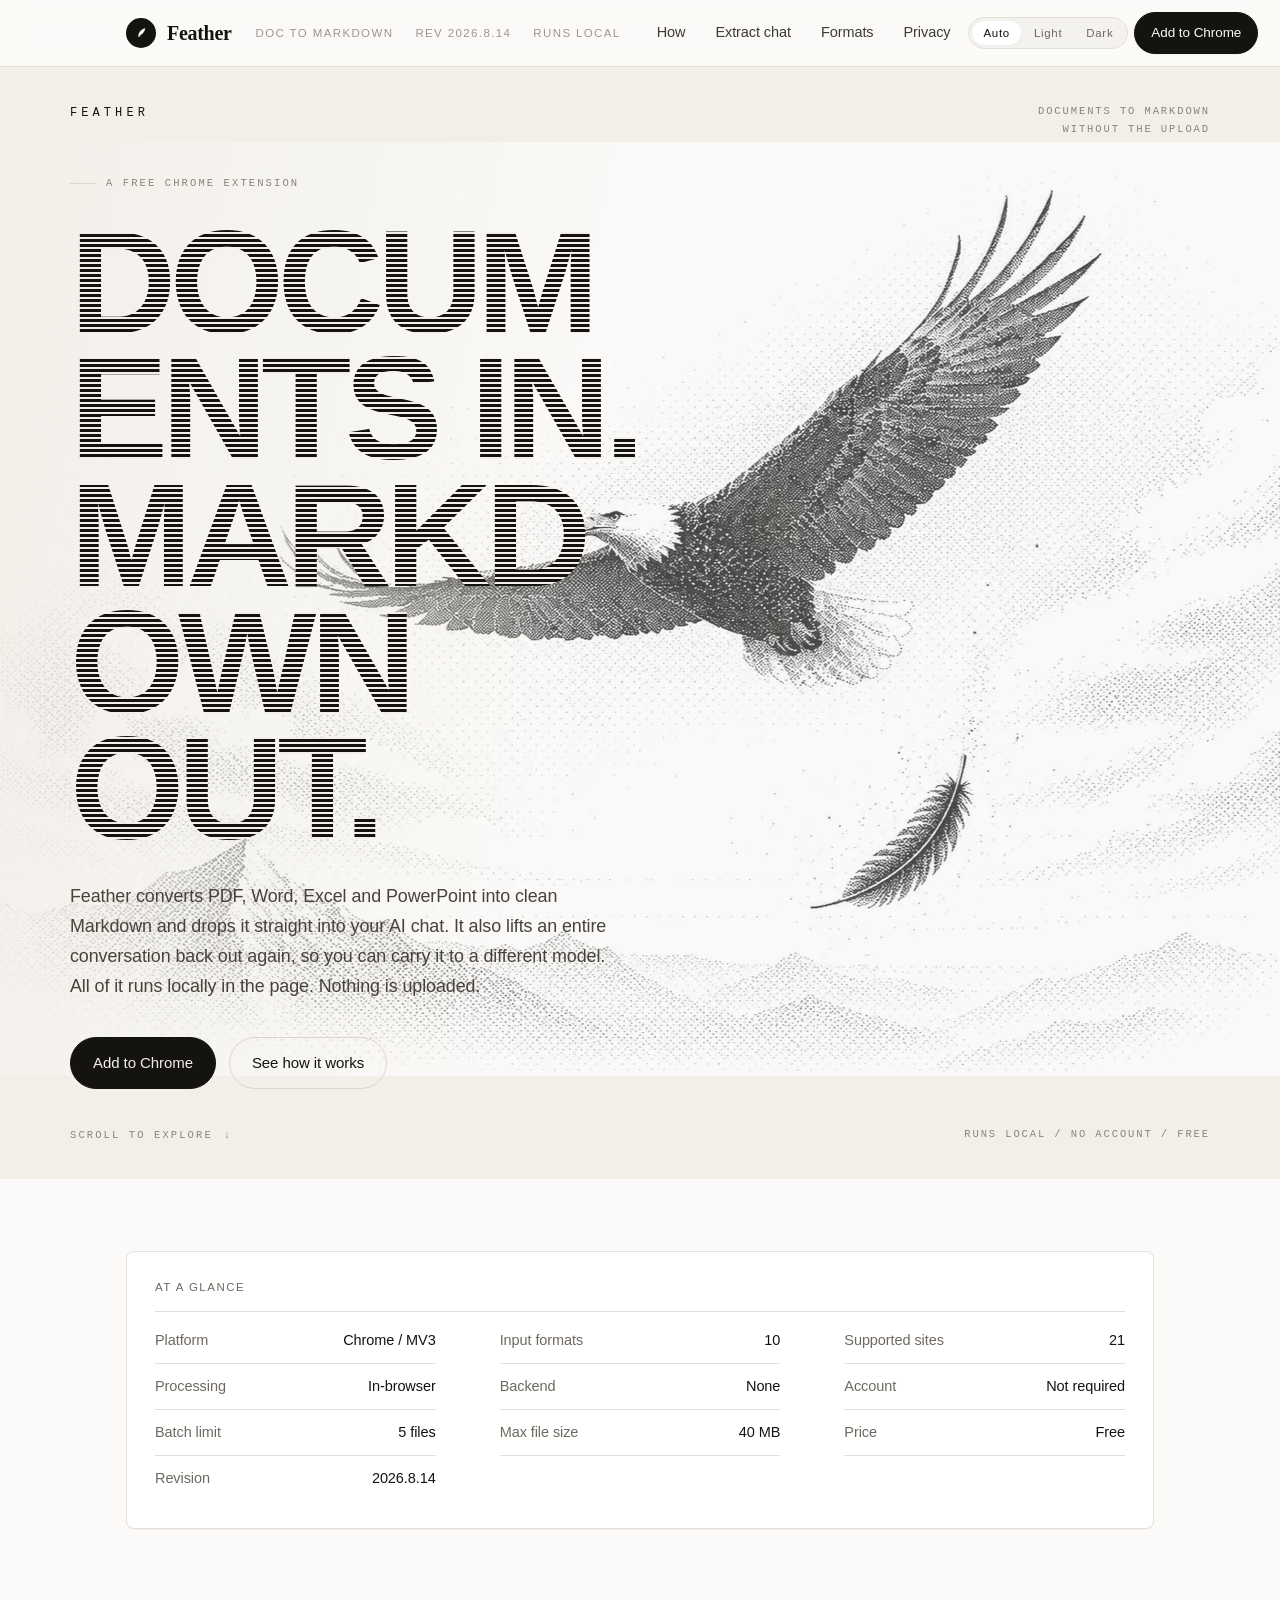
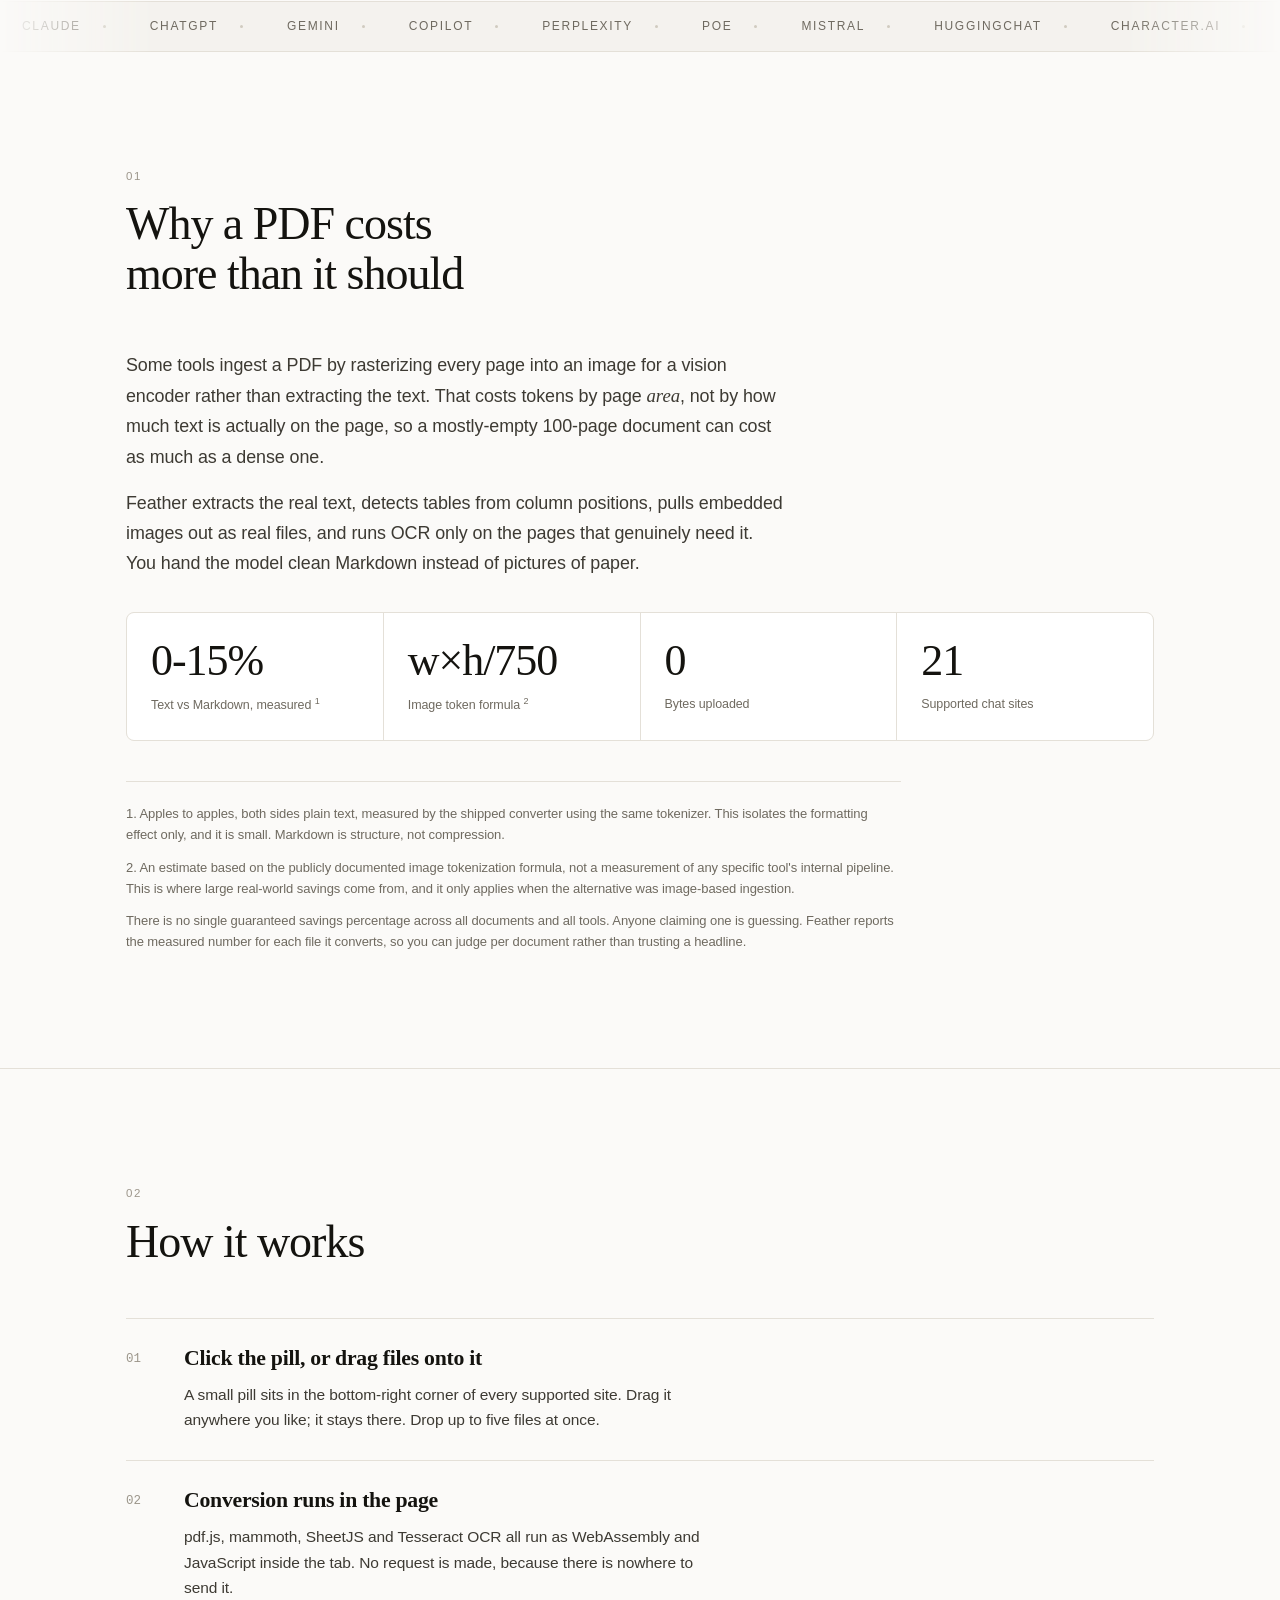
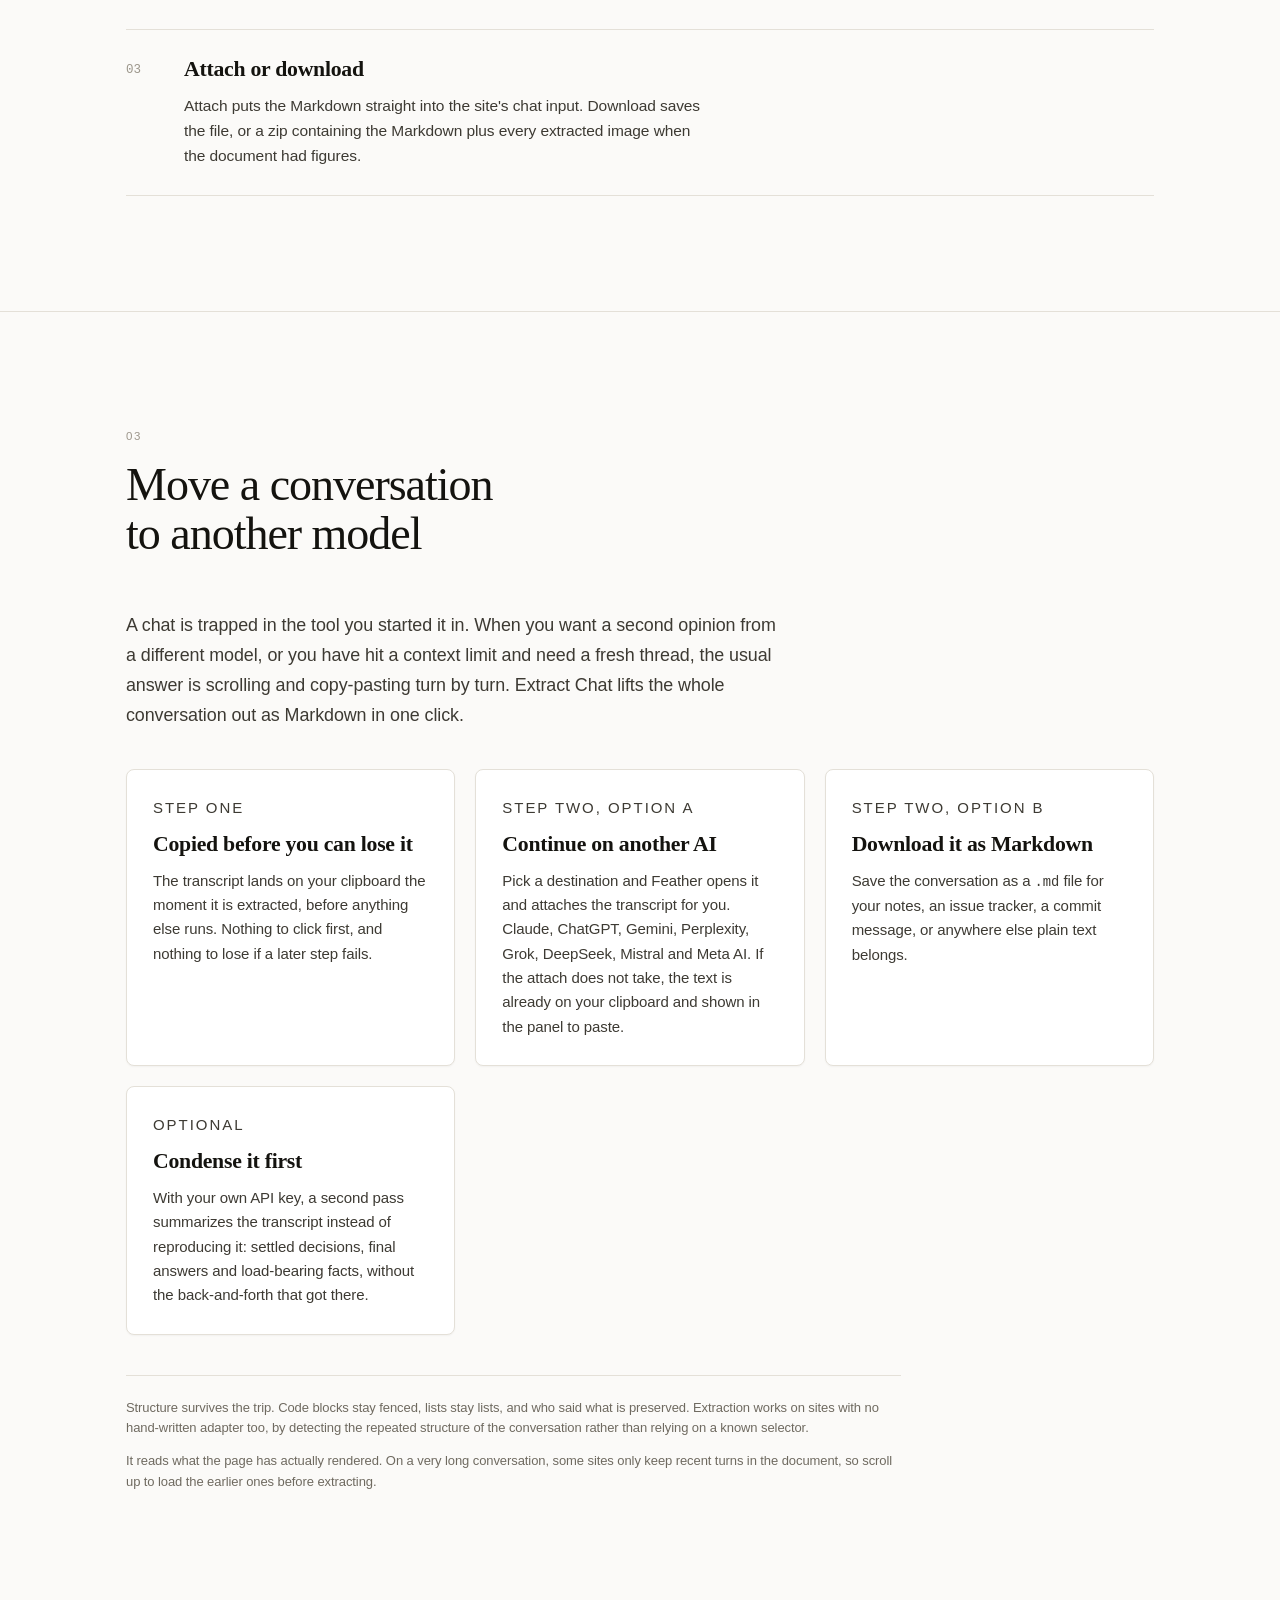
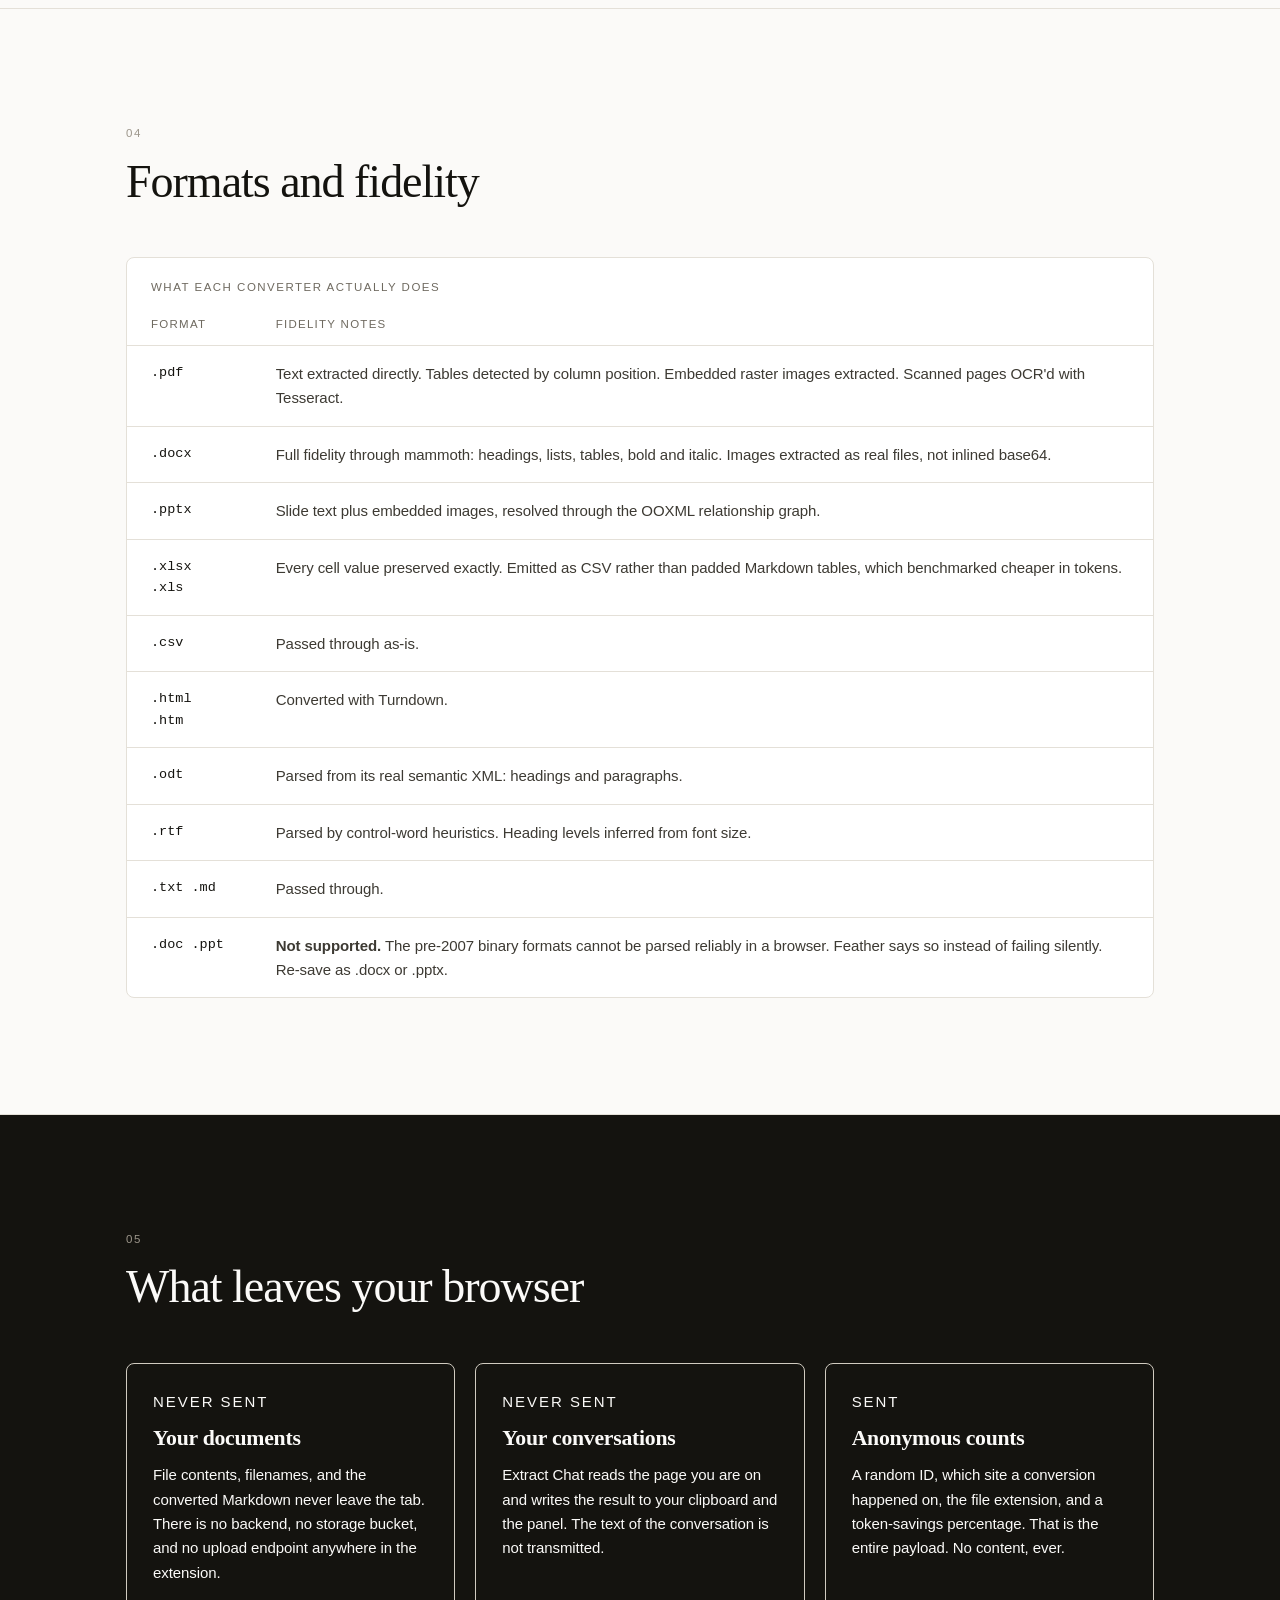
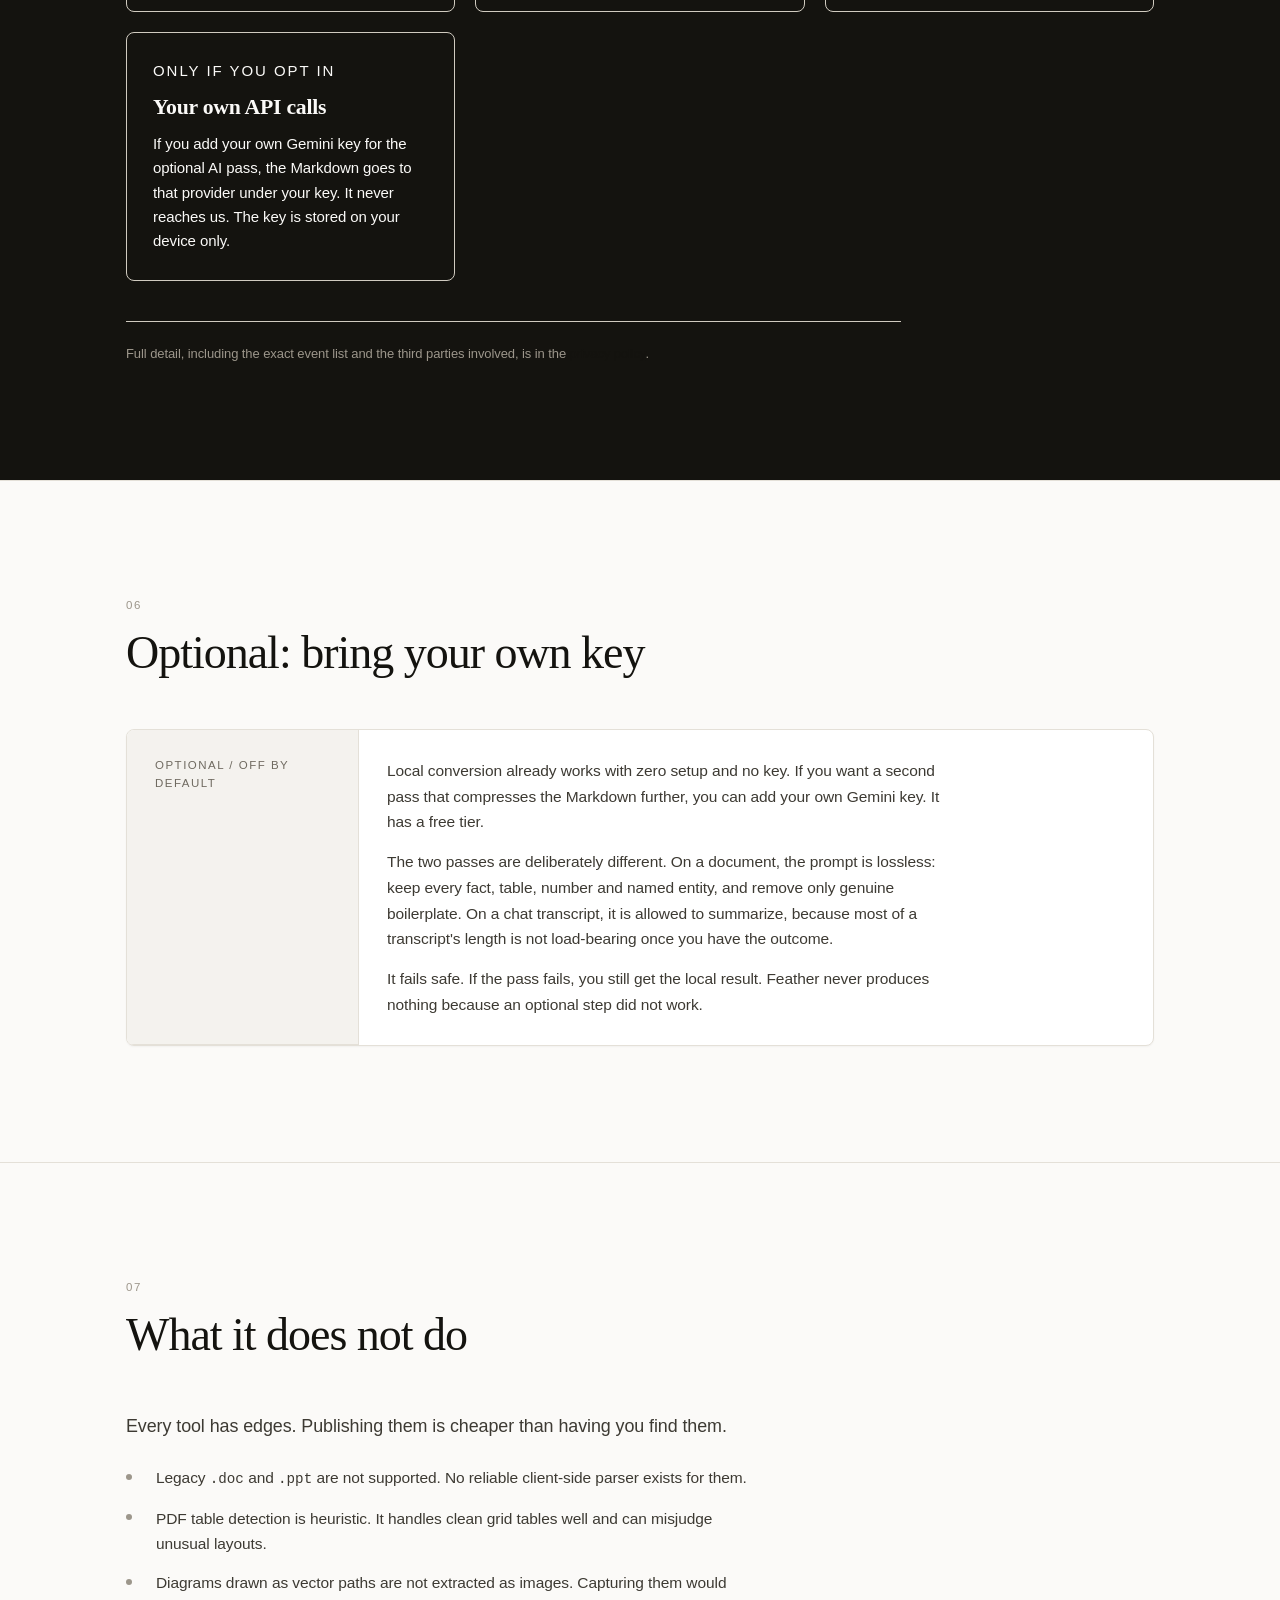
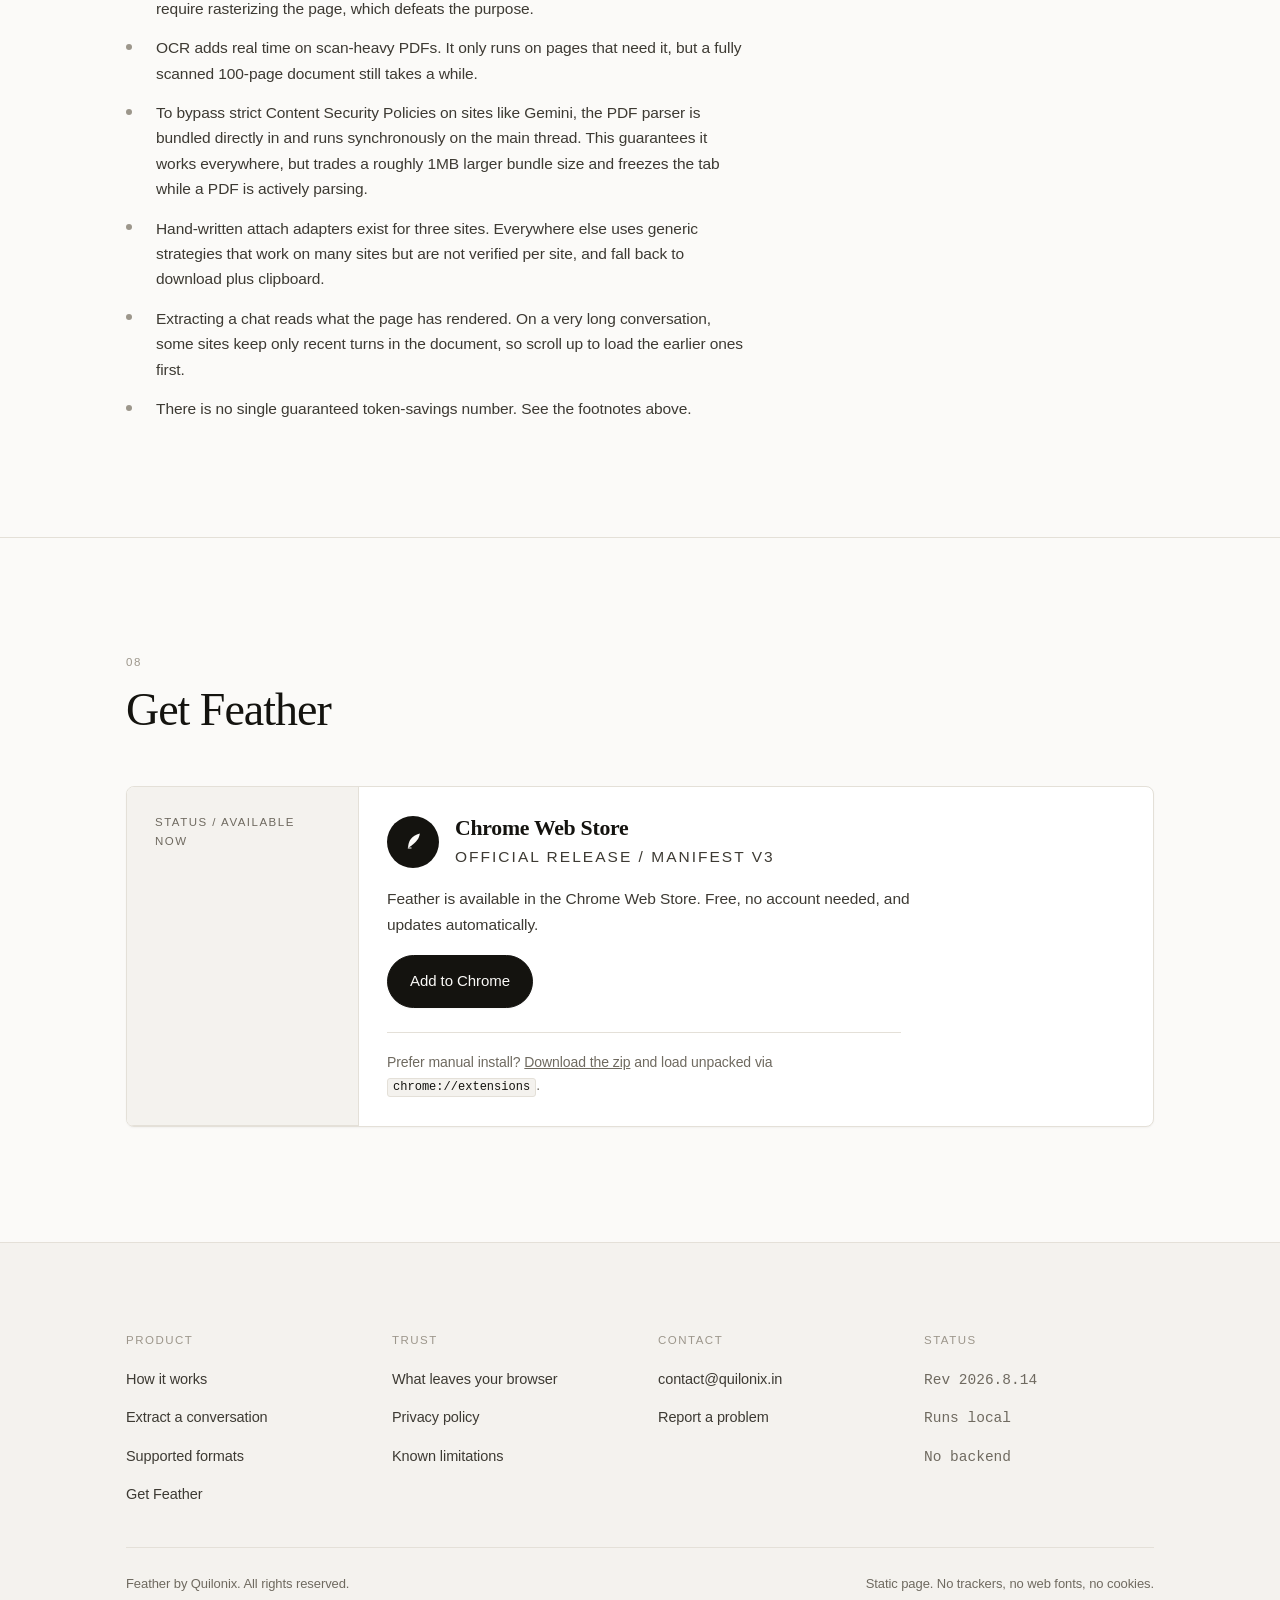
<file: index.html>
<!DOCTYPE html>
<html lang="en" data-theme="light">
<head>
<meta charset="utf-8" />
<meta name="viewport" content="width=device-width, initial-scale=1" />
<title>Feather - Documents to Markdown, entirely in your browser</title>
<meta name="description" content="Feather is a Chrome extension that converts PDF, Word, Excel and PowerPoint into clean Markdown locally in your browser, then attaches it to your AI chat. No upload, no account, no API key." />

<!-- This tag does not rank anything. Google has ignored meta keywords since
     2009 and Bing treats a stuffed one as a spam signal, so it is kept short and
     truthful rather than exhaustive. The terms that actually carry weight are the
     ones in the title, the description, the headings and the body copy, which is
     where the same words appear. -->
<meta name="keywords" content="PDF to Markdown, DOCX to Markdown, Chrome extension, document to Markdown converter, in-browser conversion, no upload, browser OCR, AI chat attachment, export chat as Markdown" />
<link rel="canonical" href="https://feather.quilonix.in/" />
<link rel="icon" href="assets/favicon.svg" type="image/svg+xml" />

<meta property="og:type" content="website" />
<meta property="og:site_name" content="Feather" />
<meta property="og:title" content="Feather - Documents to Markdown, entirely in your browser" />
<meta property="og:description" content="Converts documents to clean Markdown locally and attaches them to your AI chat. Nothing is uploaded. No account, no API key." />
<meta property="og:url" content="https://feather.quilonix.in/" />
<meta property="og:image" content="https://feather.quilonix.in/assets/og.png" />
<meta property="og:image:width" content="1200" />
<meta property="og:image:height" content="630" />
<meta property="og:image:alt" content="A stippled eagle in flight shedding a feather, beside the words Documents in, Markdown out." />
<meta property="og:locale" content="en" />
<meta name="twitter:card" content="summary_large_image" />
<meta name="twitter:title" content="Feather - Documents to Markdown, entirely in your browser" />
<meta name="twitter:description" content="Converts documents to clean Markdown locally and attaches them to your AI chat. Nothing is uploaded." />
<meta name="twitter:image" content="https://feather.quilonix.in/assets/og.png" />

<!-- Runs synchronously so the first paint is already in the right theme. -->
<script src="theme-boot.js"></script>

<!-- Tells Google it may use a full-size image in a result, which is what makes
     a rich result show the share card rather than a thumbnail. -->
<meta name="robots" content="index, follow, max-image-preview:large, max-snippet:-1" />
<!-- Colours the browser UI on mobile to match whichever theme is active. -->
<meta name="theme-color" content="#fbfaf8" media="(prefers-color-scheme: light)" />
<meta name="theme-color" content="#14140f" media="(prefers-color-scheme: dark)" />
<meta name="author" content="Quilonix" />

<!-- GOOGLE SEARCH CONSOLE
     Verified by file rather than by a meta tag, so nothing needs to go on this
     page: google2b6793271aeeeccc.html sits at the site root. Do not rename, edit
     or delete it, and do not disallow it in robots.txt. Google refetches it
     periodically and verification lapses if it stops resolving.
     A DNS TXT record on quilonix.in is still worth adding if you have access to
     the zone, since one record covers every subdomain and outlives any one file.
     After verifying, submit https://feather.quilonix.in/sitemap.xml under Sitemaps. -->

<link rel="stylesheet" href="styles.css" />

<script type="application/ld+json">
{
  "@context": "https://schema.org",
  "@graph": [
    {
      "@type": "SoftwareApplication",
      "name": "Feather",
      "url": "https://feather.quilonix.in/",
      "applicationCategory": "BrowserApplication",
      "applicationSubCategory": "Chrome Extension",
      "operatingSystem": "Chrome",
      "description": "Converts PDF, Word, Excel and PowerPoint into clean Markdown entirely in the browser and attaches the result to an AI chat. Also extracts a whole conversation as Markdown so it can be continued in a different model.",
      "image": "https://feather.quilonix.in/assets/og.png",
      "featureList": [
        "Convert PDF, DOCX, XLSX, PPTX, CSV, HTML, ODT, RTF, TXT and MD to Markdown",
        "Runs entirely in the browser with no upload and no account",
        "Attach the converted Markdown directly to an AI chat input",
        "Extract a conversation as Markdown and continue it in another model",
        "On-device OCR for scanned pages and images",
        "Optional compression with your own Gemini API key"
      ],
      "keywords": "PDF to Markdown, DOCX to Markdown, XLSX to Markdown, document converter, Chrome extension, in-browser conversion, OCR, AI chat, Markdown",
      "isAccessibleForFree": true,
      "browserRequirements": "Requires a Chromium based browser with Manifest V3 support",
      "offers": {
        "@type": "Offer",
        "price": "0",
        "priceCurrency": "USD"
      },
      "author": { "@type": "Organization", "name": "Quilonix", "url": "https://quilonix.in" },
      "publisher": { "@type": "Organization", "name": "Quilonix", "url": "https://quilonix.in" }
    },
    {
      "@type": "WebSite",
      "name": "Feather",
      "url": "https://feather.quilonix.in/",
      "publisher": { "@type": "Organization", "name": "Quilonix" }
    }
  ]
}
</script>
<script>
    !function(t,e){var o,n,p,r;e.__SV||(window.posthog=e,e._i=[],e.init=function(i,s,a){function g(t,e){var o=e.split(".");2==o.length&&(t=t[o[0]],e=o[1]),t[e]=function(){t.push([e].concat(Array.prototype.slice.call(arguments,0)))}}(p=t.createElement("script")).type="text/javascript",p.crossOrigin="anonymous",p.async=!0,p.src=s.api_host.replace(".i.posthog.com","-assets.i.posthog.com")+"/static/array.js",(r=t.getElementsByTagName("script")[0]).parentNode.insertBefore(p,r);var u=e;for(void 0!==a?u=e[a]=[]:a="posthog",u.people=u.people||[],u.toString=function(t){var e="posthog";return"posthog"!==a&&(e+="."+a),t||(e+=" (stub)"),e},u.people.toString=function(){return u.toString(1)+".people (stub)"},o="init capture register register_once register_for_session unregister unregister_for_session getFeatureFlag getFeatureFlagResult isFeatureEnabled reloadFeatureFlags updateEarlyAccessFeatureEnrollment getEarlyAccessFeatures on onFeatureFlags onSessionId getSurveys getActiveMatchingSurveys renderSurvey canRenderSurvey getNextSurveyStep identify setPersonProperties group resetGroups setPersonPropertiesForFlags resetPersonPropertiesForFlags setGroupPropertiesForFlags resetGroupPropertiesForFlags reset get_distinct_id getGroups get_session_id get_session_replay_url alias set_config startSessionRecording stopSessionRecording sessionRecordingStarted captureException loadToolbar get_property getSessionProperty createPersonProfile opt_in_capturing opt_out_capturing has_opted_in_capturing has_opted_out_capturing clear_opt_in_out_capturing debug".split(" "),n=0;n<o.length;n++)g(u,o[n]);e._i.push([i,s,a])},e.__SV=1)}(document,window.posthog||[]);
    posthog.init('phc_yNzmHYEW8dWXxZMabq8aDFpFNtSgUiev8VxkYgHYdpFs', {
        api_host: 'https://eu.i.posthog.com',
        defaults: '2026-05-30',
    })
</script>
</head>
<body>
<a class="skip" href="#main">Skip to content</a>

<header class="masthead">
  <div class="wrap masthead__inner">
    <a class="brand" href="./" aria-label="Feather home">
      <span class="brand__mark" aria-hidden="true">
        <svg viewBox="0 0 128 128" fill="currentColor"><path d="M40 88 C40 60, 55 32, 92 24 C88 48, 78 62, 40 88 Z"/><rect x="38" y="86" width="18" height="4" rx="2"/></svg>
      </span>
      <span>Feather</span>
    </a>
    <div class="masthead__meta" aria-hidden="true">
      <span>Doc to Markdown</span>
      <span>Rev 2026.8.14</span>
      <span>Runs local</span>
    </div>
    <nav class="masthead__nav" aria-label="Primary">
      <a class="masthead__link masthead__link--hide" href="#how">How</a>
      <a class="masthead__link masthead__link--hide" href="#extract">Extract chat</a>
      <a class="masthead__link masthead__link--hide" href="#formats">Formats</a>
      <a class="masthead__link masthead__link--hide" href="#privacy">Privacy</a>
      <div class="theme-switch" role="group" aria-label="Colour theme">
        <button type="button" data-theme-set="auto" aria-pressed="true" title="Follow system theme">Auto</button>
        <button type="button" data-theme-set="light" aria-pressed="false" title="Light theme">Light</button>
        <button type="button" data-theme-set="dark" aria-pressed="false" title="Dark theme">Dark</button>
      </div>
      <a class="btn btn--sm btn--solid" href="https://chromewebstore.google.com/detail/hohblnepjgeffeoojlogfhopfmplebbn" target="_blank" rel="noopener">Add to Chrome</a>
    </nav>
  </div>
</header>

<main id="main">

  <!-- ── Hero ────────────────────────────────────────────────────────────── -->
  <!-- A full-bleed title card. It carries its own --cine-* palette rather than
       reusing the page tokens, because the band needs more contrast than body
       copy does. Both themes are defined, and the artwork is swapped per theme
       rather than recoloured. -->
  <section class="cine" aria-labelledby="hero-title">
    <div class="cine__art" aria-hidden="true"></div>

    <!-- Decorative sky layer: feathers shedding and drifting down past the title.
         Purely atmosphere, so it is hidden from assistive technology and
         disabled under reduced-motion. The shapes are CSS masks rather than
         images, so they take the theme's ink colour. -->
    <div class="sky" aria-hidden="true">
      <div class="fall fall--1"><span class="fall__sway"></span></div>
      <div class="fall fall--2"><span class="fall__sway"></span></div>
      <div class="fall fall--3"><span class="fall__sway"></span></div>
      <div class="fall fall--4"><span class="fall__sway"></span></div>
    </div>

    <p class="cine__meta cine__meta--tl">Feather</p>
    <p class="cine__meta cine__meta--tr">documents to markdown<br />without the upload</p>

    <div class="cine__body">
      <p class="cine__eyebrow">A free Chrome extension</p>
      <h1 class="cine__title" id="hero-title">
        <span class="cine__line">Documents in.</span>
        <span class="cine__line">Markdown out.</span>
      </h1>
      <p class="cine__sub">
        Feather converts PDF, Word, Excel and PowerPoint into clean Markdown and
        drops it straight into your AI chat. It also lifts an entire conversation
        back out again, so you can carry it to a different model. All of it runs
        locally in the page. Nothing is uploaded.
      </p>
      <div class="cine__actions">
        <a class="btn btn--invert" href="https://chromewebstore.google.com/detail/hohblnepjgeffeoojlogfhopfmplebbn" target="_blank" rel="noopener">Add to Chrome</a>
        <a class="btn btn--onDark" href="#how">See how it works</a>
      </div>
    </div>

    <a class="cine__scroll" href="#glance">
      <span>Scroll to explore</span>
      <span class="cine__arrow" aria-hidden="true">&#8595;</span>
    </a>
    <p class="cine__meta cine__meta--br">runs local / no account / free</p>
  </section>

  <!-- ── At a glance ─────────────────────────────────────────────────────── -->
  <section class="section section--tight" id="glance">
    <div class="wrap">
      <div class="glance">
        <p class="spec__title">At a glance</p>
        <dl class="glance__grid">
          <div class="spec__row"><dt>Platform</dt><dd>Chrome / MV3</dd></div>
          <div class="spec__row"><dt>Input formats</dt><dd>10</dd></div>
          <div class="spec__row"><dt>Supported sites</dt><dd>21</dd></div>
          <div class="spec__row"><dt>Processing</dt><dd>In-browser</dd></div>
          <div class="spec__row"><dt>Backend</dt><dd>None</dd></div>
          <div class="spec__row"><dt>Account</dt><dd>Not required</dd></div>
          <div class="spec__row"><dt>Batch limit</dt><dd>5 files</dd></div>
          <div class="spec__row"><dt>Max file size</dt><dd>40 MB</dd></div>
          <div class="spec__row"><dt>Price</dt><dd>Free</dd></div>
          <div class="spec__row"><dt>Revision</dt><dd>2026.8.14</dd></div>
        </dl>
      </div>
    </div>
  </section>

  <!-- ── Site ticker ─────────────────────────────────────────────────────── -->
  <div class="ticker" aria-label="Supported sites">
    <div class="ticker__track">
      <div class="ticker__group">
        <span class="ticker__item">Claude</span><span class="ticker__item">ChatGPT</span><span class="ticker__item">Gemini</span><span class="ticker__item">Copilot</span><span class="ticker__item">Perplexity</span><span class="ticker__item">Poe</span><span class="ticker__item">Mistral</span><span class="ticker__item">HuggingChat</span><span class="ticker__item">Character.AI</span><span class="ticker__item">You.com</span><span class="ticker__item">Grok</span><span class="ticker__item">DeepSeek</span><span class="ticker__item">Qwen</span><span class="ticker__item">Kimi</span><span class="ticker__item">Meta AI</span><span class="ticker__item">Pi</span><span class="ticker__item">Cohere Coral</span><span class="ticker__item">Groq</span><span class="ticker__item">Z.ai</span><span class="ticker__item">Reka</span><span class="ticker__item">DuckDuckGo AI</span>
      </div>
      <div class="ticker__group" aria-hidden="true">
        <span class="ticker__item">Claude</span><span class="ticker__item">ChatGPT</span><span class="ticker__item">Gemini</span><span class="ticker__item">Copilot</span><span class="ticker__item">Perplexity</span><span class="ticker__item">Poe</span><span class="ticker__item">Mistral</span><span class="ticker__item">HuggingChat</span><span class="ticker__item">Character.AI</span><span class="ticker__item">You.com</span><span class="ticker__item">Grok</span><span class="ticker__item">DeepSeek</span><span class="ticker__item">Qwen</span><span class="ticker__item">Kimi</span><span class="ticker__item">Meta AI</span><span class="ticker__item">Pi</span><span class="ticker__item">Cohere Coral</span><span class="ticker__item">Groq</span><span class="ticker__item">Z.ai</span><span class="ticker__item">Reka</span><span class="ticker__item">DuckDuckGo AI</span>
      </div>
    </div>
  </div>

  <!-- ── Problem ─────────────────────────────────────────────────────────── -->
  <section class="section">
    <div class="wrap">
      <div class="section__head" data-reveal>
        <span class="section__index">01</span>
        <h2>Why a PDF costs more than it should</h2>
      </div>
      <p class="lede" data-reveal>
        Some tools ingest a PDF by rasterizing every page into an image for a
        vision encoder rather than extracting the text. That costs tokens by
        page <em>area</em>, not by how much text is actually on the page, so a
        mostly-empty 100-page document can cost as much as a dense one.
      </p>
      <p class="lede" data-reveal data-delay="1">
        Feather extracts the real text, detects tables from column positions,
        pulls embedded images out as real files, and runs OCR only on the pages
        that genuinely need it. You hand the model clean Markdown instead of
        pictures of paper.
      </p>

      <div class="figures" style="margin-top:34px" data-reveal data-delay="2">
        <div class="figure">
          <p class="figure__value">0-15%</p>
          <p class="figure__label">Text vs Markdown, measured <sup>1</sup></p>
        </div>
        <div class="figure">
          <p class="figure__value">w&#215;h/750</p>
          <p class="figure__label">Image token formula <sup>2</sup></p>
        </div>
        <div class="figure">
          <p class="figure__value">0</p>
          <p class="figure__label">Bytes uploaded</p>
        </div>
        <div class="figure">
          <p class="figure__value">21</p>
          <p class="figure__label">Supported chat sites</p>
        </div>
      </div>

      <div class="footnotes">
        <p class="footnote">
          1. Apples to apples, both sides plain text, measured by the shipped
          converter using the same tokenizer. This isolates the formatting
          effect only, and it is small. Markdown is structure, not compression.
        </p>
        <p class="footnote">
          2. An estimate based on the publicly documented image tokenization
          formula, not a measurement of any specific tool's internal pipeline.
          This is where large real-world savings come from, and it only applies
          when the alternative was image-based ingestion.
        </p>
        <p class="footnote">
          There is no single guaranteed savings percentage across all documents
          and all tools. Anyone claiming one is guessing. Feather reports the
          measured number for each file it converts, so you can judge per
          document rather than trusting a headline.
        </p>
      </div>
    </div>
  </section>

  <!-- ── How ─────────────────────────────────────────────────────────────── -->
  <section class="section" id="how">
    <div class="wrap">
      <div class="section__head" data-reveal>
        <span class="section__index">02</span>
        <h2>How it works</h2>
      </div>
      <div class="steps" data-reveal>
        <div class="step">
          <div class="step__body">
            <h3>Click the pill, or drag files onto it</h3>
            <p>
              A small pill sits in the bottom-right corner of every supported
              site. Drag it anywhere you like; it stays there. Drop up to five
              files at once.
            </p>
          </div>
        </div>
        <div class="step">
          <div class="step__body">
            <h3>Conversion runs in the page</h3>
            <p>
              pdf.js, mammoth, SheetJS and Tesseract OCR all run as WebAssembly
              and JavaScript inside the tab. No request is made, because there
              is nowhere to send it.
            </p>
          </div>
        </div>
        <div class="step">
          <div class="step__body">
            <h3>Attach or download</h3>
            <p>
              Attach puts the Markdown straight into the site's chat input.
              Download saves the file, or a zip containing the Markdown plus
              every extracted image when the document had figures.
            </p>
          </div>
        </div>
      </div>
    </div>
  </section>

  <!-- ── Extract Chat ────────────────────────────────────────────────────── -->
  <section class="section" id="extract">
    <div class="wrap">
      <div class="section__head" data-reveal>
        <span class="section__index">03</span>
        <h2>Move a conversation to another model</h2>
      </div>
      <p class="lede" data-reveal>
        A chat is trapped in the tool you started it in. When you want a second
        opinion from a different model, or you have hit a context limit and need
        a fresh thread, the usual answer is scrolling and copy-pasting turn by
        turn. Extract Chat lifts the whole conversation out as Markdown in one
        click.
      </p>
      <div class="grid" style="margin-top:38px">
        <div class="card" data-reveal>
          <p class="card__n">Step one</p>
          <h3>Copied before you can lose it</h3>
          <p>
            The transcript lands on your clipboard the moment it is extracted,
            before anything else runs. Nothing to click first, and nothing to
            lose if a later step fails.
          </p>
        </div>
        <div class="card" data-reveal data-delay="1">
          <p class="card__n">Step two, option A</p>
          <h3>Continue on another AI</h3>
          <p>
            Pick a destination and Feather opens it and attaches the transcript
            for you. Claude, ChatGPT, Gemini, Perplexity, Grok, DeepSeek,
            Mistral and Meta AI. If the attach does not take, the text is
            already on your clipboard and shown in the panel to paste.
          </p>
        </div>
        <div class="card" data-reveal data-delay="2">
          <p class="card__n">Step two, option B</p>
          <h3>Download it as Markdown</h3>
          <p>
            Save the conversation as a <span class="mono">.md</span> file for
            your notes, an issue tracker, a commit message, or anywhere else
            plain text belongs.
          </p>
        </div>
        <div class="card" data-reveal data-delay="3">
          <p class="card__n">Optional</p>
          <h3>Condense it first</h3>
          <p>
            With your own API key, a second pass summarizes the transcript
            instead of reproducing it: settled decisions, final answers and
            load-bearing facts, without the back-and-forth that got there.
          </p>
        </div>
      </div>
      <div class="footnotes">
        <p class="footnote">
          Structure survives the trip. Code blocks stay fenced, lists stay
          lists, and who said what is preserved. Extraction works on sites with
          no hand-written adapter too, by detecting the repeated structure of
          the conversation rather than relying on a known selector.
        </p>
        <p class="footnote">
          It reads what the page has actually rendered. On a very long
          conversation, some sites only keep recent turns in the document, so
          scroll up to load the earlier ones before extracting.
        </p>
      </div>
    </div>
  </section>

  <!-- ── Formats ─────────────────────────────────────────────────────────── -->
  <section class="section" id="formats">
    <div class="wrap">
      <div class="section__head" data-reveal>
        <span class="section__index">04</span>
        <h2>Formats and fidelity</h2>
      </div>
      <div class="table-scroll" data-reveal>
        <table>
          <caption>What each converter actually does</caption>
          <thead>
            <tr>
              <th scope="col">Format</th>
              <th scope="col">Fidelity notes</th>
            </tr>
          </thead>
          <tbody>
            <tr><td class="mono">.pdf</td><td>Text extracted directly. Tables detected by column position. Embedded raster images extracted. Scanned pages OCR'd with Tesseract.</td></tr>
            <tr><td class="mono">.docx</td><td>Full fidelity through mammoth: headings, lists, tables, bold and italic. Images extracted as real files, not inlined base64.</td></tr>
            <tr><td class="mono">.pptx</td><td>Slide text plus embedded images, resolved through the OOXML relationship graph.</td></tr>
            <tr><td class="mono">.xlsx .xls</td><td>Every cell value preserved exactly. Emitted as CSV rather than padded Markdown tables, which benchmarked cheaper in tokens.</td></tr>
            <tr><td class="mono">.csv</td><td>Passed through as-is.</td></tr>
            <tr><td class="mono">.html .htm</td><td>Converted with Turndown.</td></tr>
            <tr><td class="mono">.odt</td><td>Parsed from its real semantic XML: headings and paragraphs.</td></tr>
            <tr><td class="mono">.rtf</td><td>Parsed by control-word heuristics. Heading levels inferred from font size.</td></tr>
            <tr><td class="mono">.txt .md</td><td>Passed through.</td></tr>
            <tr><td class="mono">.doc .ppt</td><td><strong>Not supported.</strong> The pre-2007 binary formats cannot be parsed reliably in a browser. Feather says so instead of failing silently. Re-save as .docx or .pptx.</td></tr>
          </tbody>
        </table>
      </div>
    </div>
  </section>

  <!-- ── Privacy ─────────────────────────────────────────────────────────── -->
  <section class="section section--invert" id="privacy">
    <div class="wrap">
      <div class="section__head" data-reveal>
        <span class="section__index">05</span>
        <h2>What leaves your browser</h2>
      </div>
      <div class="grid">
        <div class="card" data-reveal>
          <p class="card__n">Never sent</p>
          <h3>Your documents</h3>
          <p>
            File contents, filenames, and the converted Markdown never leave
            the tab. There is no backend, no storage bucket, and no upload
            endpoint anywhere in the extension.
          </p>
        </div>
        <div class="card" data-reveal data-delay="1">
          <p class="card__n">Never sent</p>
          <h3>Your conversations</h3>
          <p>
            Extract Chat reads the page you are on and writes the result to
            your clipboard and the panel. The text of the conversation is not
            transmitted.
          </p>
        </div>
        <div class="card" data-reveal data-delay="2">
          <p class="card__n">Sent</p>
          <h3>Anonymous counts</h3>
          <p>
            A random ID, which site a conversion happened on, the file
            extension, and a token-savings percentage. That is the entire
            payload. No content, ever.
          </p>
        </div>
        <div class="card" data-reveal data-delay="3">
          <p class="card__n">Only if you opt in</p>
          <h3>Your own API calls</h3>
          <p>
            If you add your own Gemini key for the optional AI pass,
            the Markdown goes to that provider under your key. It never
            reaches us. The key is stored on your device only.
          </p>
        </div>
      </div>
      <div class="footnotes">
        <p class="footnote">
          Full detail, including the exact event list and the third parties
          involved, is in the <a href="privacy.html">privacy policy</a>.
        </p>
      </div>
    </div>
  </section>

  <!-- ── BYOK ────────────────────────────────────────────────────────────── -->
  <section class="section">
    <div class="wrap">
      <div class="section__head" data-reveal>
        <span class="section__index">06</span>
        <h2>Optional: bring your own key</h2>
      </div>
      <div class="notice" data-reveal>
        <p class="notice__tag">Optional / off by default</p>
        <div class="notice__body">
          <p>
            Local conversion already works with zero setup and no key. If you
            want a second pass that compresses the Markdown further, you can
            add your own Gemini key. It has a free tier.
          </p>
          <p>
            The two passes are deliberately different. On a document, the
            prompt is lossless: keep every fact, table, number and named
            entity, and remove only genuine boilerplate. On a chat transcript,
            it is allowed to summarize, because most of a transcript's length
            is not load-bearing once you have the outcome.
          </p>
          <p>
            It fails safe. If the pass fails, you still get the local result.
            Feather never produces nothing because an optional step did not
            work.
          </p>
        </div>
      </div>
    </div>
  </section>

  <!-- ── Limits ──────────────────────────────────────────────────────────── -->
  <section class="section" id="limits-note">
    <div class="wrap">
      <div class="section__head" data-reveal>
        <span class="section__index">07</span>
        <h2>What it does not do</h2>
      </div>
      <p class="lede" style="margin-bottom:24px" data-reveal>
        Every tool has edges. Publishing them is cheaper than having you find
        them.
      </p>
      <ul class="list list--cross" data-reveal data-delay="1">
        <li>Legacy <span class="mono">.doc</span> and <span class="mono">.ppt</span> are not supported. No reliable client-side parser exists for them.</li>
        <li>PDF table detection is heuristic. It handles clean grid tables well and can misjudge unusual layouts.</li>
        <li>Diagrams drawn as vector paths are not extracted as images. Capturing them would require rasterizing the page, which defeats the purpose.</li>
        <li>OCR adds real time on scan-heavy PDFs. It only runs on pages that need it, but a fully scanned 100-page document still takes a while.</li>
        <li>To bypass strict Content Security Policies on sites like Gemini, the PDF parser is bundled directly in and runs synchronously on the main thread. This guarantees it works everywhere, but trades a roughly 1MB larger bundle size and freezes the tab while a PDF is actively parsing.</li>
        <li>Hand-written attach adapters exist for three sites. Everywhere else uses generic strategies that work on many sites but are not verified per site, and fall back to download plus clipboard.</li>
        <li>Extracting a chat reads what the page has rendered. On a very long conversation, some sites keep only recent turns in the document, so scroll up to load the earlier ones first.</li>
        <li>There is no single guaranteed token-savings number. See the footnotes above.</li>
      </ul>
    </div>
  </section>

  <!-- ── Install ─────────────────────────────────────────────────────────── -->
  <section class="section" id="install">
    <div class="wrap">
      <div class="section__head" data-reveal>
        <span class="section__index">08</span>
        <h2>Get Feather</h2>
      </div>
      <div class="notice" data-reveal>
        <p class="notice__tag">Status / available now</p>
        <div class="notice__body">
          <div class="logo-lockup" style="margin-bottom:16px">
            <span class="brand__mark" aria-hidden="true">
              <svg viewBox="0 0 128 128" fill="currentColor"><path d="M40 88 C40 60, 55 32, 92 24 C88 48, 78 62, 40 88 Z"/><rect x="38" y="86" width="18" height="4" rx="2"/></svg>
            </span>
            <div>
              <h3 style="margin-bottom:2px">Chrome Web Store</h3>
              <p class="label">Official release / Manifest V3</p>
            </div>
          </div>
          <p>
            Feather is available in the Chrome Web Store. Free, no account
            needed, and updates automatically.
          </p>
          <p style="margin-top:18px">
            <a class="btn btn--solid" href="https://chromewebstore.google.com/detail/hohblnepjgeffeoojlogfhopfmplebbn" target="_blank" rel="noopener">Add to Chrome</a>
          </p>
          <p style="margin-top:24px;padding-top:18px;border-top:1px solid var(--rule);font-size:14px;color:var(--muted)">
            Prefer manual install? <a href="latest-release.zip" download>Download the zip</a> and load unpacked via <button type="button" class="copy-code" data-copy="chrome://extensions" aria-label="Copy to clipboard">chrome://extensions</button>.
          </p>
        </div>
      </div>
    </div>
  </section>

</main>

<footer class="footer">
  <div class="wrap">
    <div class="footer__grid">
      <div class="footer__col">
        <h4>Product</h4>
        <ul>
          <li><a href="#how">How it works</a></li>
          <li><a href="#extract">Extract a conversation</a></li>
          <li><a href="#formats">Supported formats</a></li>
          <li><a href="#install">Get Feather</a></li>
        </ul>
      </div>
      <div class="footer__col">
        <h4>Trust</h4>
        <ul>
          <li><a href="#privacy">What leaves your browser</a></li>
          <li><a href="privacy.html">Privacy policy</a></li>
          <li><a href="#limits-note">Known limitations</a></li>
        </ul>
      </div>
      <div class="footer__col">
        <h4>Contact</h4>
        <ul>
          <li><a href="mailto:contact@quilonix.in">contact@quilonix.in</a></li>
          <li><a href="mailto:contact@quilonix.in?subject=Feather%20bug%20report">Report a problem</a></li>
        </ul>
      </div>
      <div class="footer__col">
        <h4>Status</h4>
        <ul>
          <li><span class="mono">Rev 2026.8.14</span></li>
          <li><span class="mono">Runs local</span></li>
          <li><span class="mono">No backend</span></li>
        </ul>
      </div>
    </div>
    <div class="footer__base">
      <span>Feather by Quilonix. All rights reserved.</span>
      <span>Static page. No trackers, no web fonts, no cookies.</span>
    </div>
  </div>
</footer>

<script src="theme.js"></script>
</body>
</html>
</file>
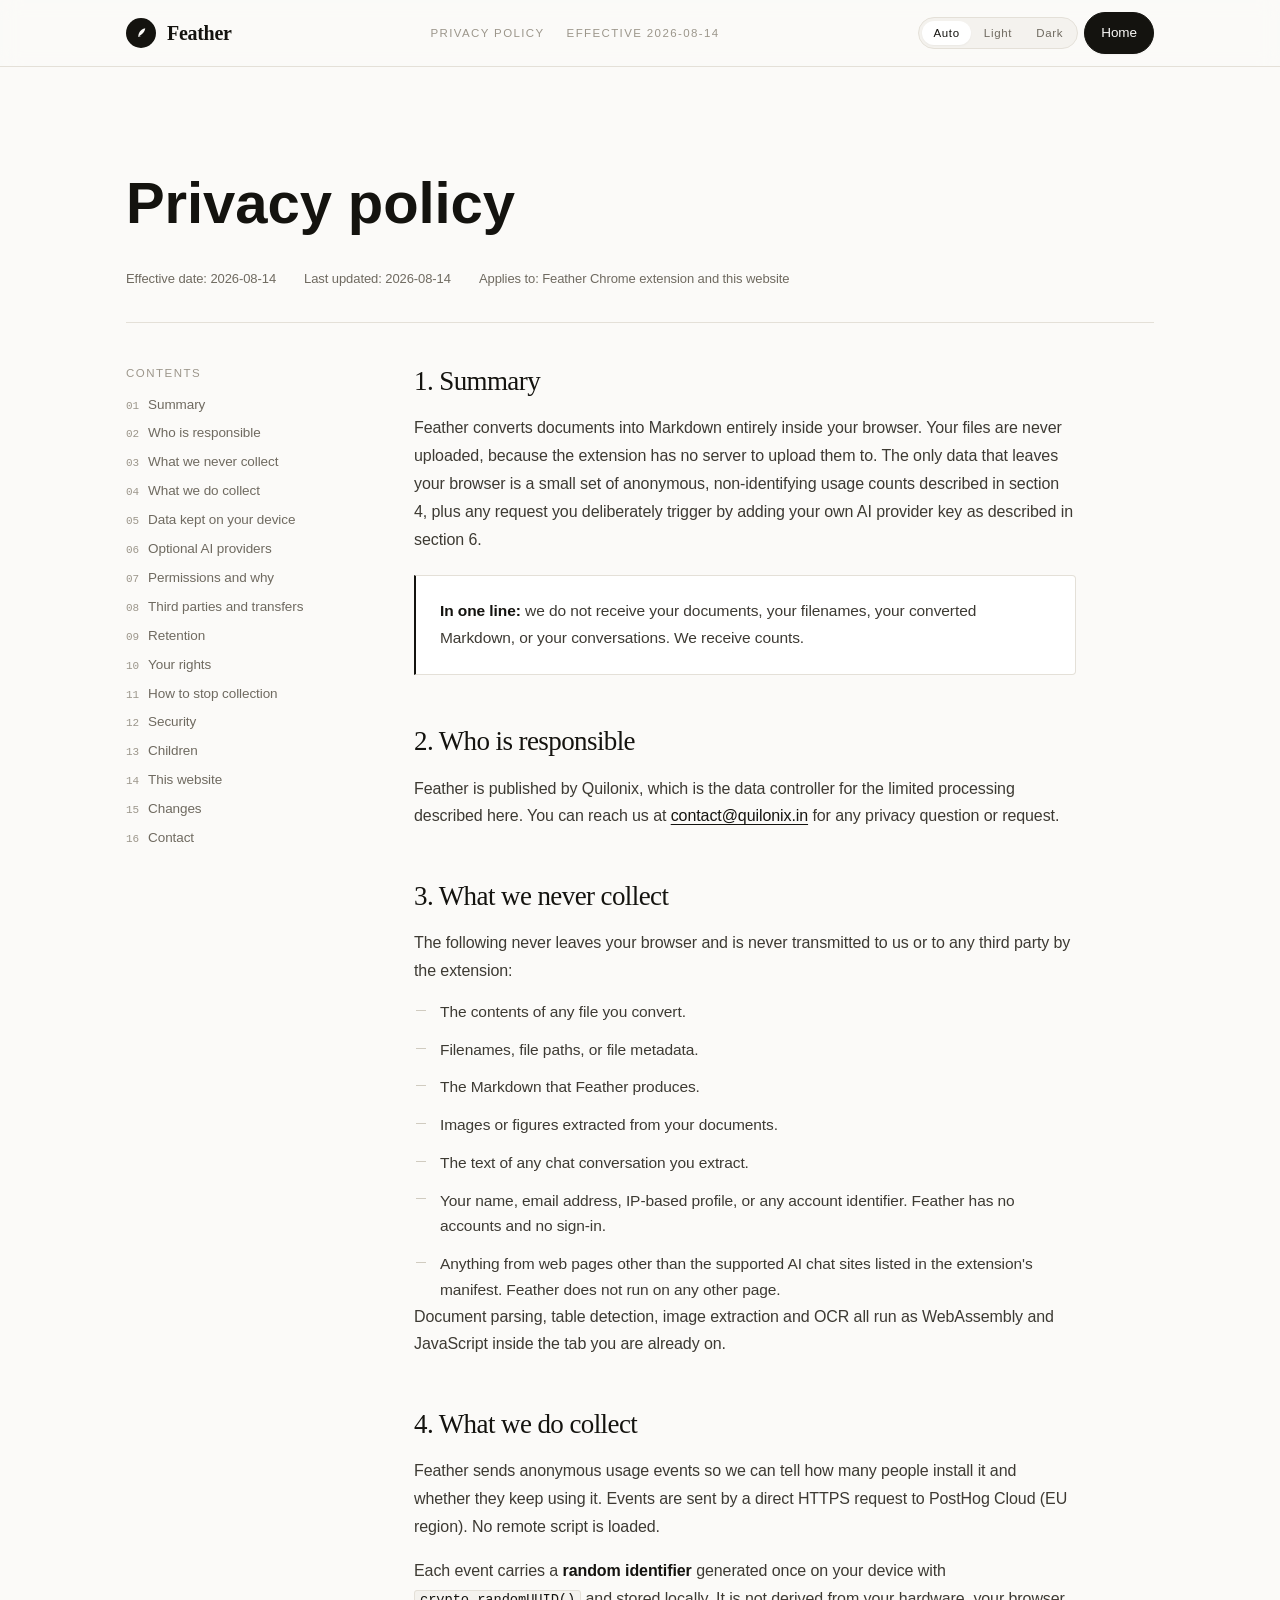
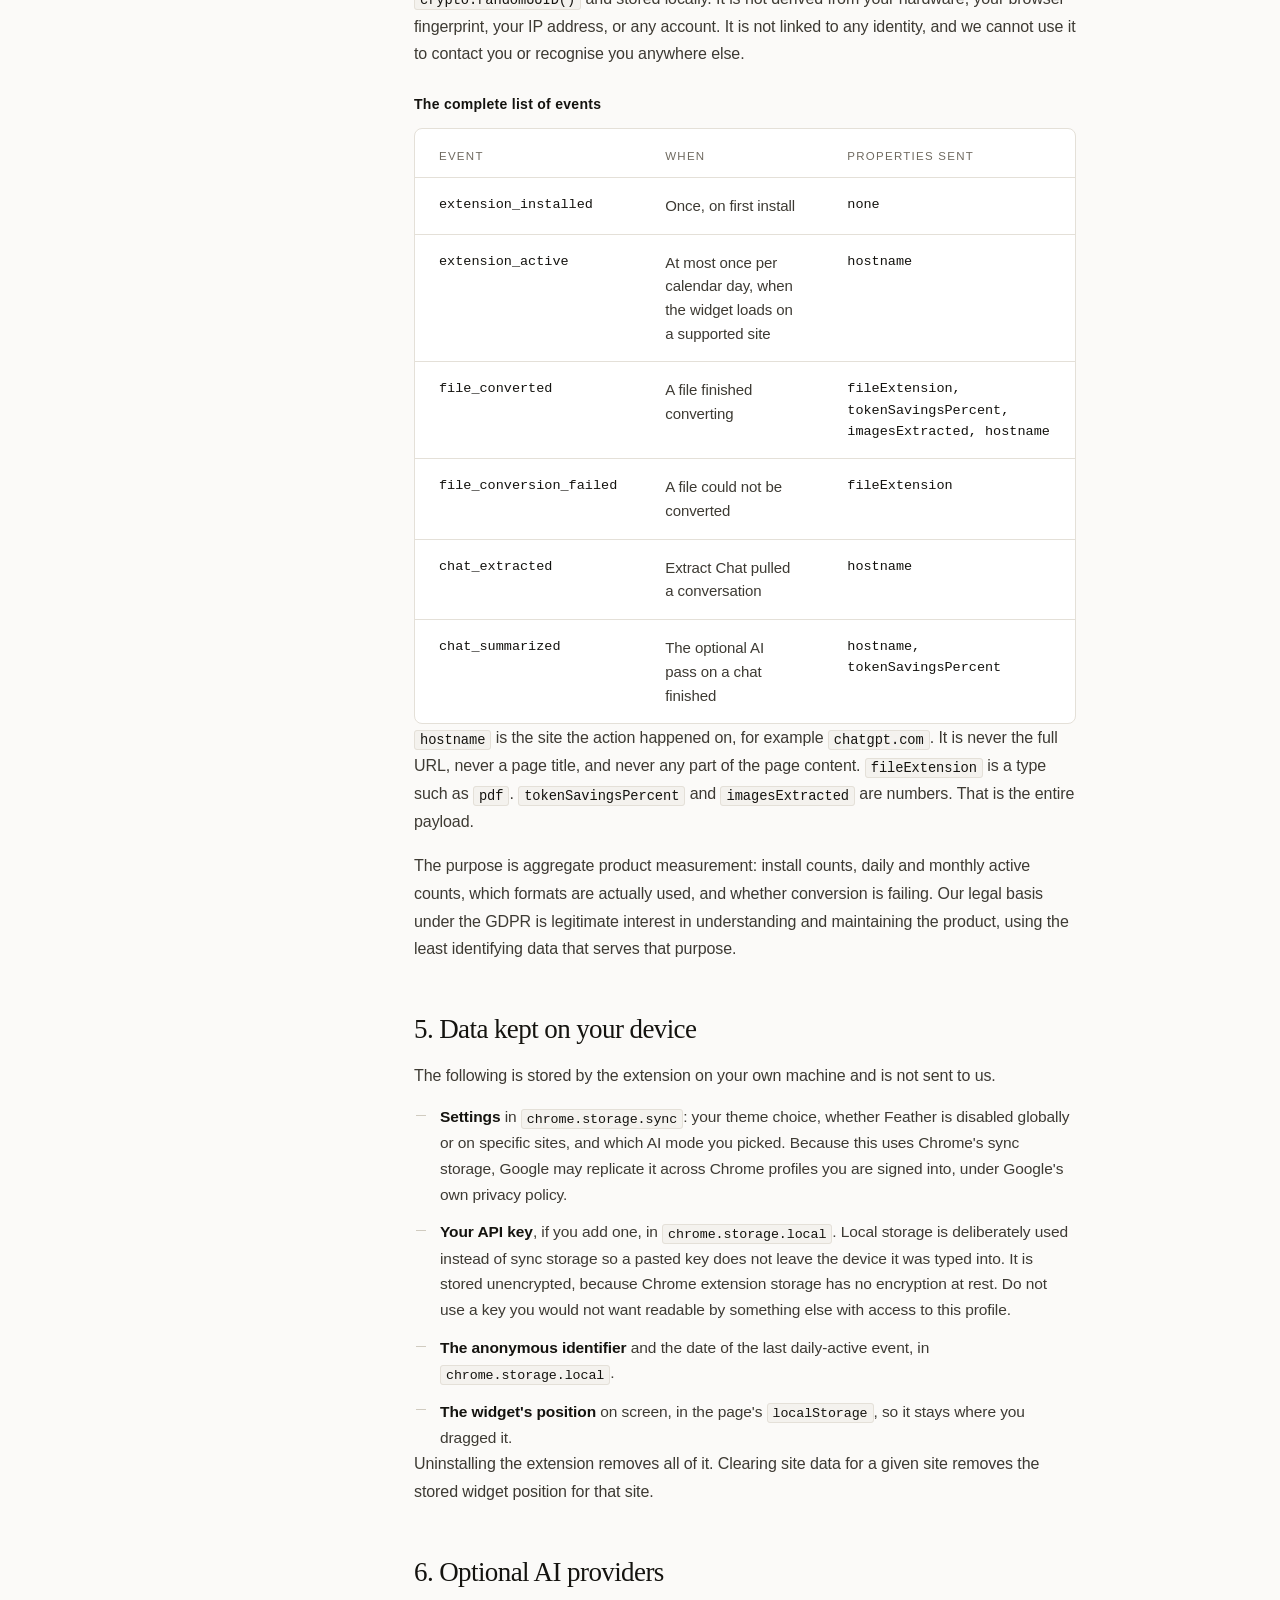
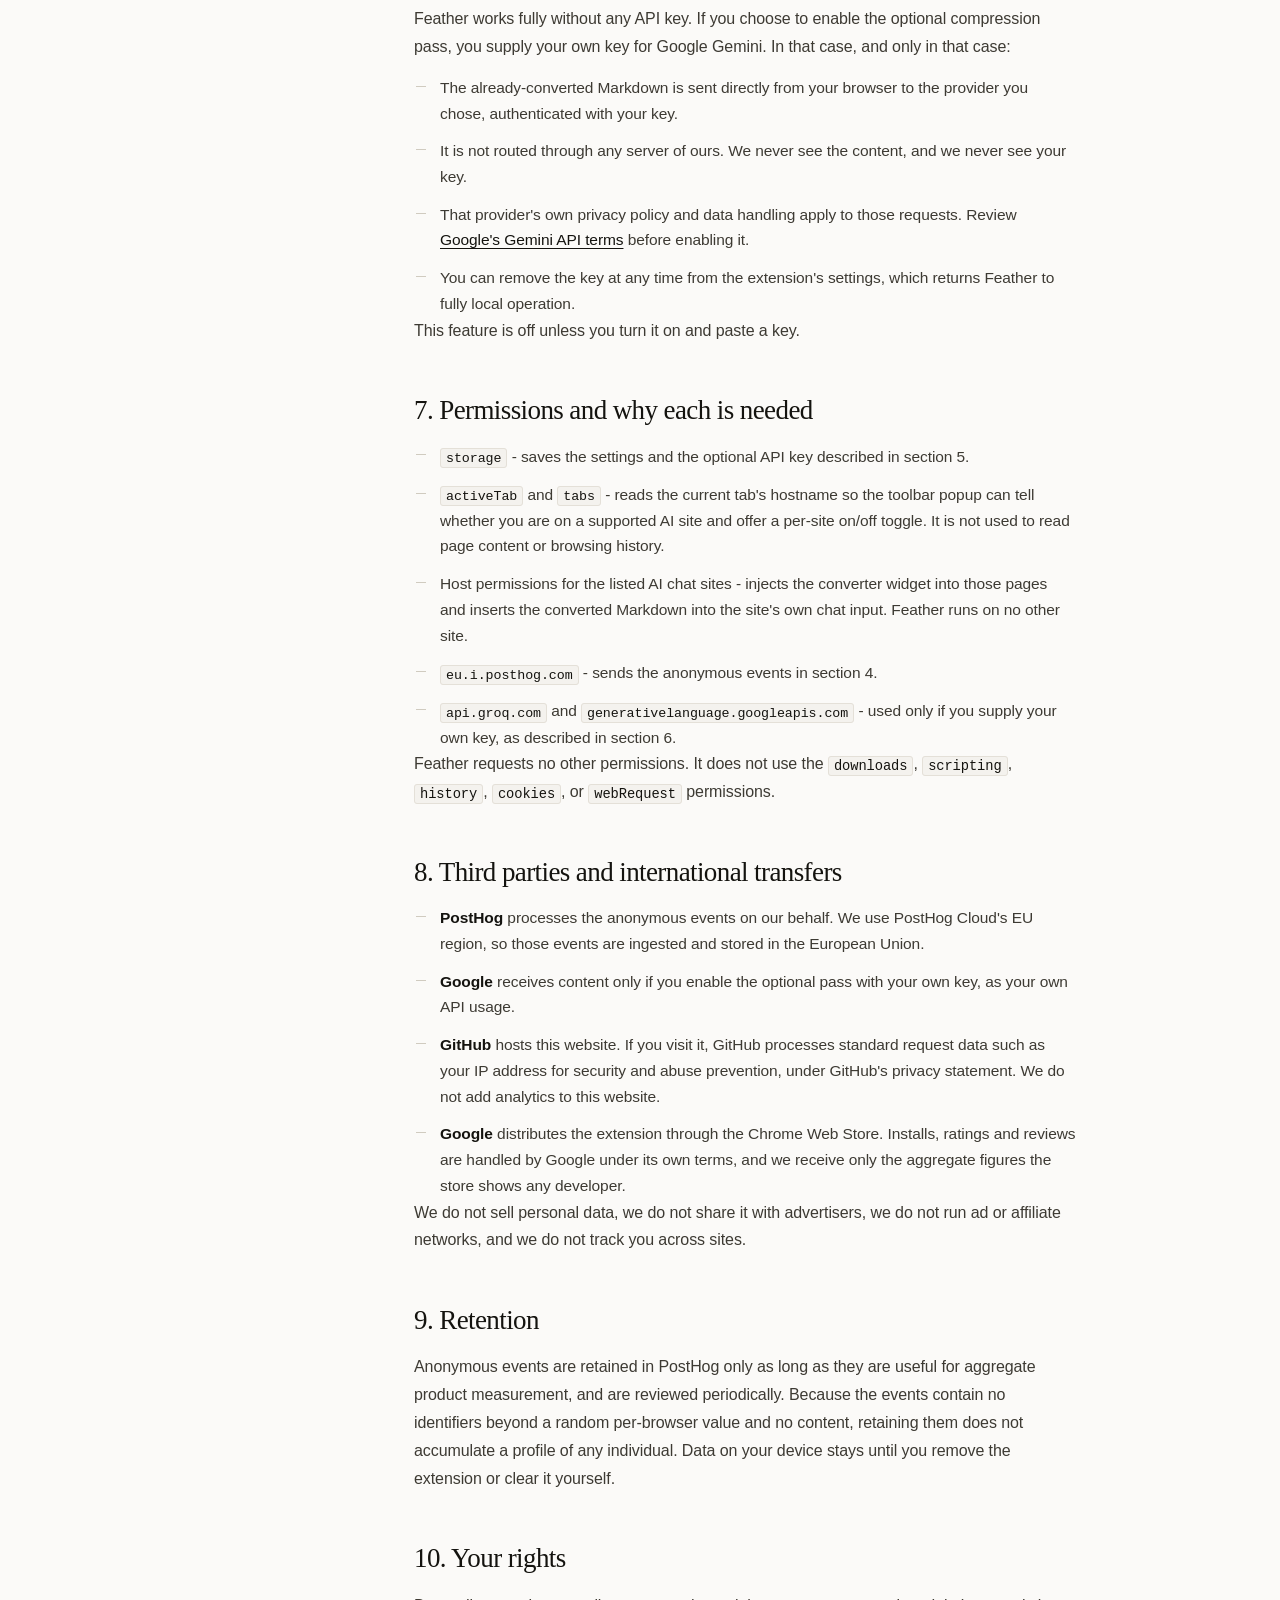
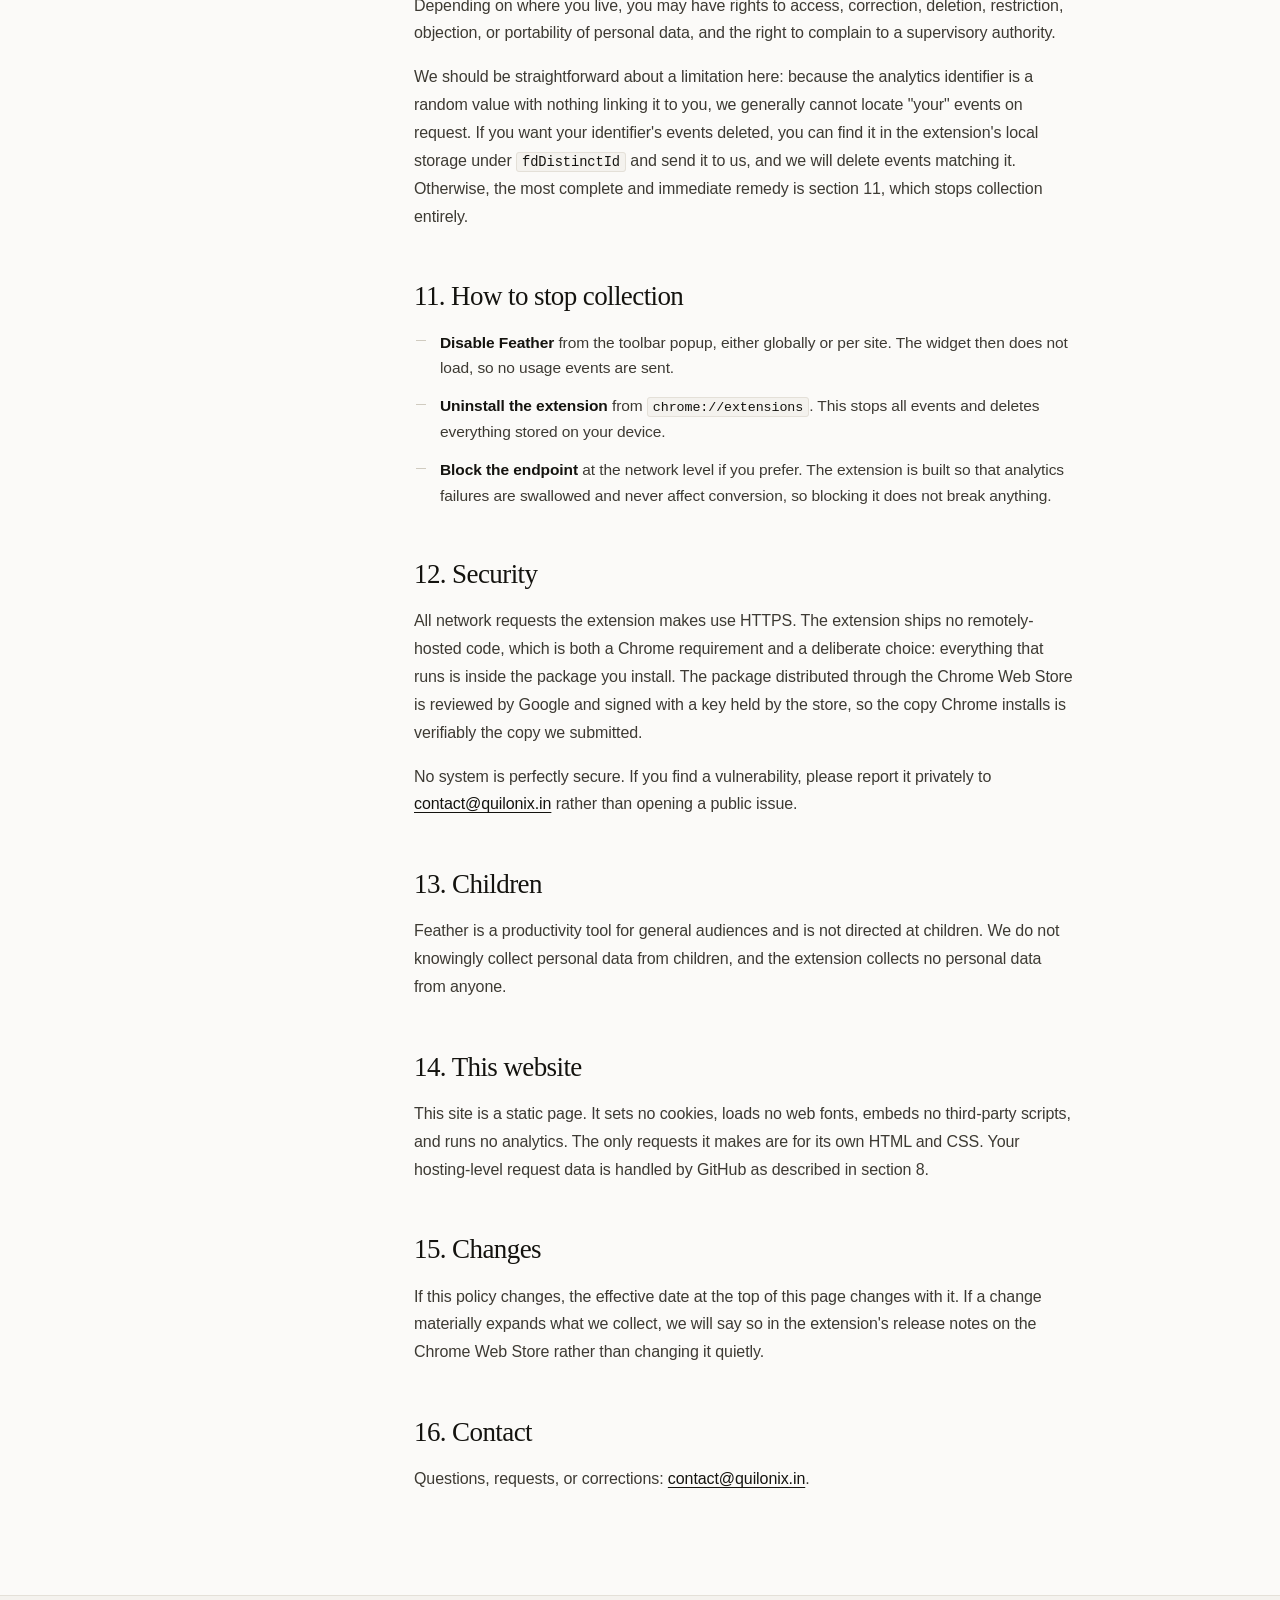
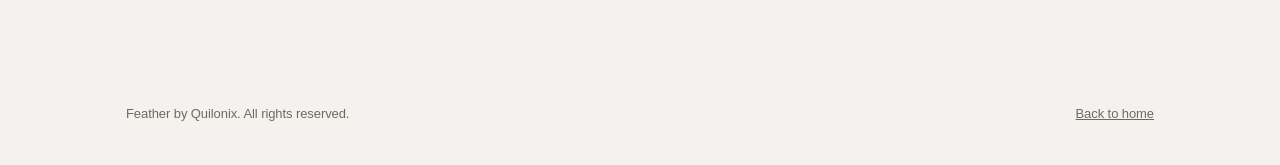
<file: privacy.html>
<!DOCTYPE html>
<html lang="en" data-theme="light">
<head>
<meta charset="utf-8" />
<meta name="viewport" content="width=device-width, initial-scale=1" />
<title>Privacy policy - Feather</title>
<meta name="description" content="Feather's privacy policy. Documents are converted locally in your browser and never uploaded. Only anonymous, non-identifying usage counts are collected." />
<meta name="keywords" content="Feather privacy policy, Chrome extension privacy, no data upload, local document conversion, anonymous analytics, GDPR" />
<link rel="canonical" href="https://feather.quilonix.in/privacy.html" />
<link rel="icon" href="assets/favicon.svg" type="image/svg+xml" />
<script src="theme-boot.js"></script>

<meta property="og:type" content="article" />
<meta property="og:site_name" content="Feather" />
<meta property="og:title" content="Privacy policy - Feather" />
<meta property="og:description" content="Documents are converted locally in your browser and never uploaded. Only anonymous, non-identifying usage counts are collected." />
<meta property="og:url" content="https://feather.quilonix.in/privacy.html" />
<meta property="og:image" content="https://feather.quilonix.in/assets/og.png" />
<meta property="og:image:width" content="1200" />
<meta property="og:image:height" content="630" />
<meta property="og:image:alt" content="A stippled eagle in flight shedding a feather, beside the words Documents in, Markdown out." />
<meta property="og:locale" content="en" />
<meta name="twitter:card" content="summary_large_image" />
<meta name="twitter:image" content="https://feather.quilonix.in/assets/og.png" />
<meta name="robots" content="index, follow, max-image-preview:large" />
<meta name="theme-color" content="#fbfaf8" media="(prefers-color-scheme: light)" />
<meta name="theme-color" content="#14140f" media="(prefers-color-scheme: dark)" />
<meta name="author" content="Quilonix" />
<link rel="stylesheet" href="styles.css" />

<script type="application/ld+json">
{
  "@context": "https://schema.org",
  "@type": "WebPage",
  "name": "Privacy policy",
  "url": "https://feather.quilonix.in/privacy.html",
  "description": "How Feather handles data: documents are converted locally and never uploaded, and only anonymous usage counts are collected.",
  "dateModified": "2026-08-14",
  "inLanguage": "en",
  "isPartOf": { "@type": "WebSite", "name": "Feather", "url": "https://feather.quilonix.in/" },
  "publisher": { "@type": "Organization", "name": "Quilonix", "url": "https://quilonix.in" }
}
</script>

<!-- Breadcrumbs are one of the few structured data types Google still renders in
     a result, and the trail here is real rather than invented: this page is one
     level below the landing page. The URLs match the canonical tags exactly, or
     the crawler sees a second address for each. -->
<script type="application/ld+json">
{
  "@context": "https://schema.org",
  "@type": "BreadcrumbList",
  "itemListElement": [
    { "@type": "ListItem", "position": 1, "name": "Feather", "item": "https://feather.quilonix.in/" },
    { "@type": "ListItem", "position": 2, "name": "Privacy policy", "item": "https://feather.quilonix.in/privacy.html" }
  ]
}
</script>
<script>
    !function(t,e){var o,n,p,r;e.__SV||(window.posthog=e,e._i=[],e.init=function(i,s,a){function g(t,e){var o=e.split(".");2==o.length&&(t=t[o[0]],e=o[1]),t[e]=function(){t.push([e].concat(Array.prototype.slice.call(arguments,0)))}}(p=t.createElement("script")).type="text/javascript",p.crossOrigin="anonymous",p.async=!0,p.src=s.api_host.replace(".i.posthog.com","-assets.i.posthog.com")+"/static/array.js",(r=t.getElementsByTagName("script")[0]).parentNode.insertBefore(p,r);var u=e;for(void 0!==a?u=e[a]=[]:a="posthog",u.people=u.people||[],u.toString=function(t){var e="posthog";return"posthog"!==a&&(e+="."+a),t||(e+=" (stub)"),e},u.people.toString=function(){return u.toString(1)+".people (stub)"},o="init capture register register_once register_for_session unregister unregister_for_session getFeatureFlag getFeatureFlagResult isFeatureEnabled reloadFeatureFlags updateEarlyAccessFeatureEnrollment getEarlyAccessFeatures on onFeatureFlags onSessionId getSurveys getActiveMatchingSurveys renderSurvey canRenderSurvey getNextSurveyStep identify setPersonProperties group resetGroups setPersonPropertiesForFlags resetPersonPropertiesForFlags setGroupPropertiesForFlags resetGroupPropertiesForFlags reset get_distinct_id getGroups get_session_id get_session_replay_url alias set_config startSessionRecording stopSessionRecording sessionRecordingStarted captureException loadToolbar get_property getSessionProperty createPersonProfile opt_in_capturing opt_out_capturing has_opted_in_capturing has_opted_out_capturing clear_opt_in_out_capturing debug".split(" "),n=0;n<o.length;n++)g(u,o[n]);e._i.push([i,s,a])},e.__SV=1)}(document,window.posthog||[]);
    posthog.init('phc_yNzmHYEW8dWXxZMabq8aDFpFNtSgUiev8VxkYgHYdpFs', {
        api_host: 'https://eu.i.posthog.com',
        defaults: '2026-05-30',
    })
</script>
</head>
<body>
<a class="skip" href="#doc">Skip to content</a>

<header class="masthead">
  <div class="wrap masthead__inner">
    <a class="brand" href="./" aria-label="Feather home">
      <span class="brand__mark" aria-hidden="true">
        <svg viewBox="0 0 128 128" fill="currentColor"><path d="M40 88 C40 60, 55 32, 92 24 C88 48, 78 62, 40 88 Z"/><rect x="38" y="86" width="18" height="4" rx="2"/></svg>
      </span>
      <span>Feather</span>
    </a>
    <div class="masthead__meta" aria-hidden="true">
      <span>Privacy policy</span>
      <span>Effective 2026-08-14</span>
    </div>
    <nav class="masthead__nav" aria-label="Primary">
      <div class="theme-switch" role="group" aria-label="Colour theme">
        <button type="button" data-theme-set="auto" aria-pressed="true" title="Follow system theme">Auto</button>
        <button type="button" data-theme-set="light" aria-pressed="false" title="Light theme">Light</button>
        <button type="button" data-theme-set="dark" aria-pressed="false" title="Dark theme">Dark</button>
      </div>
      <a class="btn btn--sm btn--solid" href="./">Home</a>
    </nav>
  </div>
</header>

<main class="doc" id="doc">
  <div class="wrap">

    <div class="doc__head">
      <h1 style="font-size:clamp(30px,5.6vw,58px)">Privacy policy</h1>
      <div class="doc__meta">
        <span>Effective date: 2026-08-14</span>
        <span>Last updated: 2026-08-14</span>
        <span>Applies to: Feather Chrome extension and this website</span>
      </div>
    </div>

    <div class="doc__layout">

      <nav class="doc__toc" aria-label="Contents">
        <h2>Contents</h2>
        <ol>
          <li><a href="#summary">Summary</a></li>
          <li><a href="#who">Who is responsible</a></li>
          <li><a href="#not-collected">What we never collect</a></li>
          <li><a href="#collected">What we do collect</a></li>
          <li><a href="#on-device">Data kept on your device</a></li>
          <li><a href="#byok">Optional AI providers</a></li>
          <li><a href="#permissions">Permissions and why</a></li>
          <li><a href="#processors">Third parties and transfers</a></li>
          <li><a href="#retention">Retention</a></li>
          <li><a href="#rights">Your rights</a></li>
          <li><a href="#optout">How to stop collection</a></li>
          <li><a href="#security">Security</a></li>
          <li><a href="#children">Children</a></li>
          <li><a href="#website">This website</a></li>
          <li><a href="#changes">Changes</a></li>
          <li><a href="#contact">Contact</a></li>
        </ol>
      </nav>

      <div class="prose">

        <section id="summary">
          <h2>1. Summary</h2>
          <p>
            Feather converts documents into Markdown entirely inside your
            browser. Your files are never uploaded, because the extension has
            no server to upload them to. The only data that leaves your browser
            is a small set of anonymous, non-identifying usage counts described
            in section 4, plus any request you deliberately trigger by adding
            your own AI provider key as described in section 6.
          </p>
          <div class="callout">
            <p>
              <strong>In one line:</strong> we do not receive your documents,
              your filenames, your converted Markdown, or your conversations.
              We receive counts.
            </p>
          </div>
        </section>

        <section id="who">
          <h2>2. Who is responsible</h2>
          <p>
            Feather is published by Quilonix, which is the data controller for
            the limited processing described here. You can reach us at
            <a href="mailto:contact@quilonix.in">contact@quilonix.in</a> for any
            privacy question or request.
          </p>
        </section>

        <section id="not-collected">
          <h2>3. What we never collect</h2>
          <p>
            The following never leaves your browser and is never transmitted to
            us or to any third party by the extension:
          </p>
          <ul>
            <li>The contents of any file you convert.</li>
            <li>Filenames, file paths, or file metadata.</li>
            <li>The Markdown that Feather produces.</li>
            <li>Images or figures extracted from your documents.</li>
            <li>The text of any chat conversation you extract.</li>
            <li>Your name, email address, IP-based profile, or any account identifier. Feather has no accounts and no sign-in.</li>
            <li>Anything from web pages other than the supported AI chat sites listed in the extension's manifest. Feather does not run on any other page.</li>
          </ul>
          <p>
            Document parsing, table detection, image extraction and OCR all run
            as WebAssembly and JavaScript inside the tab you are already on.
          </p>
        </section>

        <section id="collected">
          <h2>4. What we do collect</h2>
          <p>
            Feather sends anonymous usage events so we can tell how many people
            install it and whether they keep using it. Events are sent by a
            direct HTTPS request to PostHog Cloud (EU region). No remote script
            is loaded.
          </p>
          <p>
            Each event carries a <strong>random identifier</strong> generated
            once on your device with <code>crypto.randomUUID()</code> and stored
            locally. It is not derived from your hardware, your browser
            fingerprint, your IP address, or any account. It is not linked to
            any identity, and we cannot use it to contact you or recognise you
            anywhere else.
          </p>

          <h3>The complete list of events</h3>
          <div class="table-scroll" style="margin-top:14px">
            <table>
              <thead>
                <tr>
                  <th scope="col">Event</th>
                  <th scope="col">When</th>
                  <th scope="col">Properties sent</th>
                </tr>
              </thead>
              <tbody>
                <tr>
                  <td class="mono">extension_installed</td>
                  <td>Once, on first install</td>
                  <td class="mono">none</td>
                </tr>
                <tr>
                  <td class="mono">extension_active</td>
                  <td>At most once per calendar day, when the widget loads on a supported site</td>
                  <td class="mono">hostname</td>
                </tr>
                <tr>
                  <td class="mono">file_converted</td>
                  <td>A file finished converting</td>
                  <td class="mono">fileExtension, tokenSavingsPercent, imagesExtracted, hostname</td>
                </tr>
                <tr>
                  <td class="mono">file_conversion_failed</td>
                  <td>A file could not be converted</td>
                  <td class="mono">fileExtension</td>
                </tr>
                <tr>
                  <td class="mono">chat_extracted</td>
                  <td>Extract Chat pulled a conversation</td>
                  <td class="mono">hostname</td>
                </tr>
                <tr>
                  <td class="mono">chat_summarized</td>
                  <td>The optional AI pass on a chat finished</td>
                  <td class="mono">hostname, tokenSavingsPercent</td>
                </tr>
              </tbody>
            </table>
          </div>

          <p>
            <code>hostname</code> is the site the action happened on, for
            example <code>chatgpt.com</code>. It is never the full URL, never a
            page title, and never any part of the page content.
            <code>fileExtension</code> is a type such as <code>pdf</code>.
            <code>tokenSavingsPercent</code> and <code>imagesExtracted</code>
            are numbers. That is the entire payload.
          </p>
          <p>
            The purpose is aggregate product measurement: install counts, daily
            and monthly active counts, which formats are actually used, and
            whether conversion is failing. Our legal basis under the GDPR is
            legitimate interest in understanding and maintaining the product,
            using the least identifying data that serves that purpose.
          </p>
        </section>

        <section id="on-device">
          <h2>5. Data kept on your device</h2>
          <p>
            The following is stored by the extension on your own machine and is
            not sent to us.
          </p>
          <ul>
            <li><strong>Settings</strong> in <code>chrome.storage.sync</code>: your theme choice, whether Feather is disabled globally or on specific sites, and which AI mode you picked. Because this uses Chrome's sync storage, Google may replicate it across Chrome profiles you are signed into, under Google's own privacy policy.</li>
            <li><strong>Your API key</strong>, if you add one, in <code>chrome.storage.local</code>. Local storage is deliberately used instead of sync storage so a pasted key does not leave the device it was typed into. It is stored unencrypted, because Chrome extension storage has no encryption at rest. Do not use a key you would not want readable by something else with access to this profile.</li>
            <li><strong>The anonymous identifier</strong> and the date of the last daily-active event, in <code>chrome.storage.local</code>.</li>
            <li><strong>The widget's position</strong> on screen, in the page's <code>localStorage</code>, so it stays where you dragged it.</li>
          </ul>
          <p>
            Uninstalling the extension removes all of it. Clearing site data for
            a given site removes the stored widget position for that site.
          </p>
        </section>

        <section id="byok">
          <h2>6. Optional AI providers</h2>
          <p>
            Feather works fully without any API key. If you choose to enable the
            optional compression pass, you supply your own key for Google Gemini.
            In that case, and only in that case:
          </p>
          <ul>
            <li>The already-converted Markdown is sent directly from your browser to the provider you chose, authenticated with your key.</li>
            <li>It is not routed through any server of ours. We never see the content, and we never see your key.</li>
            <li>That provider's own privacy policy and data handling apply to those requests. Review <a href="https://ai.google.dev/gemini-api/terms" rel="noopener">Google's Gemini API terms</a> before enabling it.</li>
            <li>You can remove the key at any time from the extension's settings, which returns Feather to fully local operation.</li>
          </ul>
          <p>
            This feature is off unless you turn it on and paste a key.
          </p>
        </section>

        <section id="permissions">
          <h2>7. Permissions and why each is needed</h2>
          <ul>
            <li><code>storage</code> - saves the settings and the optional API key described in section 5.</li>
            <li><code>activeTab</code> and <code>tabs</code> - reads the current tab's hostname so the toolbar popup can tell whether you are on a supported AI site and offer a per-site on/off toggle. It is not used to read page content or browsing history.</li>
            <li>Host permissions for the listed AI chat sites - injects the converter widget into those pages and inserts the converted Markdown into the site's own chat input. Feather runs on no other site.</li>
            <li><code>eu.i.posthog.com</code> - sends the anonymous events in section 4.</li>
            <li><code>api.groq.com</code> and <code>generativelanguage.googleapis.com</code> - used only if you supply your own key, as described in section 6.</li>
          </ul>
          <p>
            Feather requests no other permissions. It does not use the
            <code>downloads</code>, <code>scripting</code>, <code>history</code>,
            <code>cookies</code>, or <code>webRequest</code> permissions.
          </p>
        </section>

        <section id="processors">
          <h2>8. Third parties and international transfers</h2>
          <ul>
            <li><strong>PostHog</strong> processes the anonymous events on our behalf. We use PostHog Cloud's EU region, so those events are ingested and stored in the European Union.</li>
            <li><strong>Google</strong> receives content only if you enable the optional pass with your own key, as your own API usage.</li>
            <li><strong>GitHub</strong> hosts this website. If you visit it, GitHub processes standard request data such as your IP address for security and abuse prevention, under GitHub's privacy statement. We do not add analytics to this website.</li>
            <li><strong>Google</strong> distributes the extension through the Chrome Web Store. Installs, ratings and reviews are handled by Google under its own terms, and we receive only the aggregate figures the store shows any developer.</li>
          </ul>
          <p>
            We do not sell personal data, we do not share it with advertisers,
            we do not run ad or affiliate networks, and we do not track you
            across sites.
          </p>
        </section>

        <section id="retention">
          <h2>9. Retention</h2>
          <p>
            Anonymous events are retained in PostHog only as long as they are
            useful for aggregate product measurement, and are reviewed
            periodically. Because the events contain no identifiers beyond a
            random per-browser value and no content, retaining them does not
            accumulate a profile of any individual. Data on your device stays
            until you remove the extension or clear it yourself.
          </p>
        </section>

        <section id="rights">
          <h2>10. Your rights</h2>
          <p>
            Depending on where you live, you may have rights to access,
            correction, deletion, restriction, objection, or portability of
            personal data, and the right to complain to a supervisory authority.
          </p>
          <p>
            We should be straightforward about a limitation here: because the
            analytics identifier is a random value with nothing linking it to
            you, we generally cannot locate "your" events on request. If you
            want your identifier's events deleted, you can find it in the
            extension's local storage under <code>fdDistinctId</code> and send
            it to us, and we will delete events matching it. Otherwise, the most
            complete and immediate remedy is section 11, which stops collection
            entirely.
          </p>
        </section>

        <section id="optout">
          <h2>11. How to stop collection</h2>
          <ul>
            <li><strong>Disable Feather</strong> from the toolbar popup, either globally or per site. The widget then does not load, so no usage events are sent.</li>
            <li><strong>Uninstall the extension</strong> from <code>chrome://extensions</code>. This stops all events and deletes everything stored on your device.</li>
            <li><strong>Block the endpoint</strong> at the network level if you prefer. The extension is built so that analytics failures are swallowed and never affect conversion, so blocking it does not break anything.</li>
          </ul>
        </section>

        <section id="security">
          <h2>12. Security</h2>
          <p>
            All network requests the extension makes use HTTPS. The extension
            ships no remotely-hosted code, which is both a Chrome requirement
            and a deliberate choice: everything that runs is inside the package
            you install. The package distributed through the Chrome Web Store is
            reviewed by Google and signed with a key held by the store, so the
            copy Chrome installs is verifiably the copy we submitted.
          </p>
          <p>
            No system is perfectly secure. If you find a vulnerability, please
            report it privately to
            <a href="mailto:contact@quilonix.in">contact@quilonix.in</a> rather
            than opening a public issue.
          </p>
        </section>

        <section id="children">
          <h2>13. Children</h2>
          <p>
            Feather is a productivity tool for general audiences and is not
            directed at children. We do not knowingly collect personal data from
            children, and the extension collects no personal data from anyone.
          </p>
        </section>

        <section id="website">
          <h2>14. This website</h2>
          <p>
            This site is a static page. It sets no cookies, loads no web fonts,
            embeds no third-party scripts, and runs no analytics. The only
            requests it makes are for its own HTML and CSS. Your hosting-level
            request data is handled by GitHub as described in section 8.
          </p>
        </section>

        <section id="changes">
          <h2>15. Changes</h2>
          <p>
            If this policy changes, the effective date at the top of this page
            changes with it. If a change materially expands what we collect, we
            will say so in the extension's release notes on the Chrome Web Store
            rather than changing it quietly.
          </p>
        </section>

        <section id="contact">
          <h2>16. Contact</h2>
          <p>
            Questions, requests, or corrections:
            <a href="mailto:contact@quilonix.in">contact@quilonix.in</a>.
          </p>
        </section>

      </div>
    </div>
  </div>
</main>

<footer class="footer">
  <div class="wrap">
    <div class="footer__base" style="border-top:var(--border-w) solid var(--ink);padding-top:20px">
      <span>Feather by Quilonix. All rights reserved.</span>
      <span><a href="./">Back to home</a></span>
    </div>
  </div>
</footer>

<script src="theme.js"></script>
</body>
</html>
</file>
<file: styles.css>
/* ============================================================================
   Feather landing page
   ============================================================================
   Design system: "editorial precision".

   Reference point is a well-set journal or annual report rather than a SaaS
   template: a serif display face, a grotesque for body copy, monospace reserved
   for data and metadata, hairline rules, and whitespace doing the work that
   borders and boxes usually do.

   Why a serif: surveys of SaaS typography put sans-serif usage above 90%, so a
   serif display face is the cheapest way to look unlike everything else in the
   category while still reading as serious. It also suits a product whose pitch
   is documents.

   Deliberately absent:
   - No CSS framework. The page is smaller than any framework it could use.
   - No web fonts. A product that refuses to upload your documents should not
     make a third-party font request on its own marketing page. System stacks
     only, which also means zero render blocking and zero layout shift.
   - No hard offset blocks, no 2px slab borders, no square-cornered
     high-contrast panels. Depth comes from very soft, very low elevation and
     from hairlines.
   - No colour beyond a warm neutral scale.

   Every colour lives in the two palette blocks below. No rule hardcodes one.
   ========================================================================= */

:root {
  /* Cinematic hero band. Theme-aware: the stipple, the title scanlines and the
     falling feathers all take their colour from these. --cine-scan matches the
     band background on purpose, so the scanlines read as gaps. */
  --cine-bg: #f2efe9;
  --cine-ink: #14130f;
  --cine-ink-2: #46433b;
  --cine-faint: #8a8479;
  --cine-rule: #dcd6cc;
  --cine-scan: #f2efe9;
  --cine-hover: rgba(20, 19, 15, 0.06);

  /* Paper is a warm off-white rather than #fff: pure white next to a serif at
     large sizes glares, and the warmth is what makes the page read as printed
     rather than as a screen. */
  --paper: #fbfaf8;
  --paper-raised: #ffffff;
  --paper-sunken: #f4f2ee;
  /* Translucent version of the page surface, for the sticky masthead. Declared
     as a token rather than composed with color-mix, because color-mix failing
     would leave the masthead transparent rather than falling back. */
  --paper-veil: rgba(251, 250, 248, 0.82);

  /* Ink is off-black for the same reason: true black on warm white vibrates at
     display sizes. */
  --ink: #14130f;
  --ink-2: #3d3a33;
  --muted: #6f6a60;
  --faint: #9c968b;

  --rule: #e4e0d8;
  --rule-strong: #d0cbc0;

  --mark-bg: #ece8de;
  --mark-ink: #14130f;

  /* Elevation, kept almost subliminal. Two layers: a tight contact shadow and a
     wide soft one. Anything heavier turns editorial into corporate. */
  --lift-1: 0 1px 2px rgba(20, 19, 15, 0.04);
  --lift-2: 0 1px 2px rgba(20, 19, 15, 0.04), 0 10px 30px -18px rgba(20, 19, 15, 0.18);
  --lift-3: 0 1px 2px rgba(20, 19, 15, 0.05), 0 22px 50px -26px rgba(20, 19, 15, 0.24);

  --ring: rgba(20, 19, 15, 0.14);
  --hatch: rgba(20, 19, 15, 0.035);

  --radius: 4px;
  --radius-lg: 8px;

  --gutter: clamp(20px, 5vw, 56px);
  --measure: 66ch;

  /* Height of the sticky bar. A token because three things have to agree on it:
     the bar itself, the scroll offset that stops an anchored heading landing
     underneath it, and the shorter bar a phone gets. Fluid rather than switched
     at a breakpoint, so the two ends interpolate instead of jumping. */
  --head-h: clamp(58px, 7vw, 66px);

  --serif: "Iowan Old Style", "Palatino Linotype", Palatino, "Book Antiqua",
    "Hoefler Text", Georgia, "Times New Roman", serif;
  --sans: -apple-system, BlinkMacSystemFont, "Segoe UI", Inter, Roboto,
    "Helvetica Neue", Arial, sans-serif;
  --mono: ui-monospace, "SF Mono", SFMono-Regular, Menlo, Consolas,
    "Liberation Mono", monospace;

  color-scheme: light;
}

/* Dark palette. Keyed off an attribute rather than @media
   (prefers-color-scheme) so an explicit Light or Dark choice can win over the
   system setting; a media query cannot be overridden from script.
   theme-boot.js sets the attribute before first paint, so there is no flash.

   Not a straight inversion: dark mode needs slightly lower text contrast and
   noticeably stronger shadows, because a soft shadow on a dark surface is
   almost invisible. */
html[data-theme="dark"] {
  --cine-bg: #080806;
  --cine-ink: #f3f1ea;
  --cine-ink-2: #b8b3a8;
  --cine-faint: #6e6a62;
  --cine-rule: #2a2823;
  --cine-scan: #0f0e0c;
  --cine-hover: rgba(243, 241, 234, 0.07);

  --paper: #14140f;
  --paper-raised: #1b1a15;
  --paper-sunken: #100f0c;
  --paper-veil: rgba(20, 20, 15, 0.82);

  --ink: #f3f1ea;
  --ink-2: #cfcabd;
  --muted: #9a948a;
  --faint: #6b6660;

  --rule: #2b2a24;
  --rule-strong: #3d3b33;

  --mark-bg: #272520;
  --mark-ink: #f3f1ea;

  --lift-1: 0 1px 2px rgba(0, 0, 0, 0.4);
  --lift-2: 0 1px 2px rgba(0, 0, 0, 0.4), 0 12px 34px -18px rgba(0, 0, 0, 0.7);
  --lift-3: 0 1px 2px rgba(0, 0, 0, 0.5), 0 24px 56px -26px rgba(0, 0, 0, 0.8);

  --ring: rgba(243, 241, 234, 0.22);
  --hatch: rgba(243, 241, 234, 0.035);

  color-scheme: dark;
}

*,
*::before,
*::after {
  box-sizing: border-box;
  margin: 0;
  padding: 0;
}

html {
  -webkit-text-size-adjust: 100%;
  scroll-behavior: smooth;
}

mark {
  background-color: var(--mark-bg);
  color: var(--mark-ink);
  border-radius: 2px;
}

@media (prefers-reduced-motion: reduce) {
  html { scroll-behavior: auto; }
  *, *::before, *::after {
    animation-duration: 0.001ms !important;
    animation-iteration-count: 1 !important;
    transition-duration: 0.001ms !important;
  }
}

body {
  background: var(--paper);
  color: var(--ink);
  font-family: var(--sans);
  font-size: 17px;
  line-height: 1.6;
  letter-spacing: -0.005em;
  -webkit-font-smoothing: antialiased;
  -moz-osx-font-smoothing: grayscale;
  text-rendering: optimizeLegibility;
}

img, svg { display: block; max-width: 100%; }
a { color: inherit; }

:focus-visible {
  outline: 2px solid var(--ink);
  outline-offset: 3px;
  border-radius: 2px;
}

.wrap {
  width: 100%;
  max-width: 1140px;
  margin: 0 auto;
  padding-inline: var(--gutter);
}

.skip {
  position: absolute;
  left: -9999px;
  top: 0;
  background: var(--ink);
  color: var(--paper);
  padding: 12px 18px;
  font-size: 14px;
  z-index: 100;
  border-radius: 0 0 var(--radius) 0;
}
.skip:focus { left: 0; }

/* ── Type utilities ───────────────────────────────────────────────────────── */

.mono {
  font-family: var(--mono);
  font-size: 0.92em;
  font-variant-numeric: tabular-nums;
  letter-spacing: 0;
}

.copy-code {
  font-family: var(--mono);
  font-size: 0.86em;
  background: var(--paper-sunken);
  border: 1px solid var(--rule);
  border-radius: 3px;
  padding: 1.5px 5px;
  color: var(--ink);
  cursor: pointer;
  appearance: none;
  transition: background-color 0.15s ease;
}
.copy-code:hover {
  background: var(--rule);
}
.copy-code:active {
  background: var(--paper-sunken);
}

/* Letterspaced small caps for metadata. The workhorse of editorial hierarchy:
   it signals "label" without needing a box, a colour, or bold weight. */
.label {
  font-family: var(--sans);
  font-size: 11.5px;
  font-weight: 500;
  letter-spacing: 0.13em;
  text-transform: uppercase;
  color: var(--muted);
}

/* ── Masthead ─────────────────────────────────────────────────────────────── */

.masthead {
  position: sticky;
  top: 0;
  z-index: 50;
  /* Translucent so content slides under it, with a fallback for browsers
     without backdrop-filter. */
  background: var(--paper);
  border-bottom: 1px solid var(--rule);
}

@supports (backdrop-filter: blur(8px)) {
  .masthead {
    background: var(--paper-veil);
    backdrop-filter: blur(10px) saturate(1.1);
  }
}

.masthead__inner {
  display: flex;
  align-items: center;
  justify-content: space-between;
  /* Narrows with the viewport, so on a phone the gap is not competing with the
     controls for the room they need. */
  gap: clamp(12px, 2vw, 24px);
  min-height: var(--head-h);
}

/* Nothing in the bar may wrap. A label that breaks onto a second line changes
   the height of a sticky element, which moves the whole page under it, so every
   run of text in here is held on one line and the bar keeps one height at every
   width. */
.masthead__inner :where(a, span, button) { white-space: nowrap; }

/* Anything an in-page link can target has to clear the sticky bar, or the
   heading it points at arrives hidden behind it. Driven by the bar's own height
   so the two cannot drift apart. */
[id] { scroll-margin-top: calc(var(--head-h) + 20px); }

.brand {
  display: flex;
  align-items: center;
  gap: 11px;
  flex-shrink: 0;
  font-family: var(--serif);
  font-size: 20px;
  font-weight: 600;
  letter-spacing: -0.015em;
  text-decoration: none;
}

.masthead__meta {
  display: none;
  align-items: center;
  gap: 22px;
  flex-shrink: 0;
  font-size: 11.5px;
  font-weight: 500;
  letter-spacing: 0.12em;
  text-transform: uppercase;
  color: var(--faint);
}

/* 1280px, not 1000px. The landing page's bar also carries four nav links, the
   theme switch and the call to action, and at 1000px those plus the meta labels
   add up to more than the container is wide, so something had to give: the links
   squeezed and their text wrapped. The labels are the least important thing in
   the bar, so they are what waits for room. */
@media (min-width: 1280px) { .masthead__meta { display: flex; } }

.masthead__nav {
  display: flex;
  align-items: center;
  gap: 6px;
  flex-shrink: 0;
}

.masthead__link {
  font-size: 14.5px;
  text-decoration: none;
  color: var(--ink-2);
  padding: 8px 12px;
  border-radius: var(--radius);
  transition: color 140ms ease, background 140ms ease;
}
.masthead__link:hover { color: var(--ink); background: var(--paper-sunken); }

@media (max-width: 700px) { .masthead__link--hide { display: none; } }

/* ── Logo ─────────────────────────────────────────────────────────────────── */

.brand__mark {
  width: 30px;
  height: 30px;
  border-radius: 50%;
  display: grid;
  place-items: center;
  flex-shrink: 0;
  background: var(--ink);
  color: var(--paper);
  transition: transform 220ms cubic-bezier(0.2, 0.8, 0.2, 1);
}

.brand__mark svg { width: 17px; height: 17px; }

.brand:hover .brand__mark { transform: rotate(-8deg) scale(1.05); }

.logo-lockup { display: flex; align-items: center; gap: 16px; }
.logo-lockup .brand__mark { width: 52px; height: 52px; }
.logo-lockup .brand__mark svg { width: 29px; height: 29px; }

/* ── Theme switch ─────────────────────────────────────────────────────────── */

.theme-switch {
  display: flex;
  align-items: center;
  gap: 2px;
  padding: 3px;
  flex-shrink: 0;
  border: 1px solid var(--rule);
  border-radius: 999px;
  background: var(--paper-sunken);
}

.theme-switch button {
  appearance: none;
  border: 0;
  background: transparent;
  color: var(--muted);
  font-family: var(--sans);
  font-size: 11.5px;
  font-weight: 500;
  letter-spacing: 0.06em;
  /* The horizontal padding is what gives way on a narrow screen. Tightening it
     keeps all three options reachable at every width, which hiding one of them
     did not: Auto is the default, so a phone was showing a switch with nothing
     selected and no way to get back to following the system. */
  padding: 6px clamp(8px, 1.6vw, 11px);
  border-radius: 999px;
  cursor: pointer;
  transition: color 150ms ease, background 150ms ease, box-shadow 150ms ease;
}

.theme-switch button:hover { color: var(--ink); }

.theme-switch button[aria-pressed="true"] {
  background: var(--paper-raised);
  color: var(--ink);
  box-shadow: var(--lift-1);
}

/* ── Buttons ──────────────────────────────────────────────────────────────── */

.btn {
  display: inline-flex;
  align-items: center;
  justify-content: center;
  gap: 9px;
  font-family: var(--sans);
  font-size: 15px;
  font-weight: 500;
  letter-spacing: -0.005em;
  text-decoration: none;
  padding: 13px 22px;
  border: 1px solid var(--rule-strong);
  border-radius: 999px;
  background: var(--paper-raised);
  color: var(--ink);
  cursor: pointer;
  box-shadow: var(--lift-1);
  transition: transform 180ms cubic-bezier(0.2, 0.8, 0.2, 1),
    box-shadow 180ms ease, background 180ms ease, border-color 180ms ease;
}

.btn:hover {
  transform: translateY(-1px);
  box-shadow: var(--lift-2);
  border-color: var(--rule-strong);
}
.btn:active { transform: translateY(0); box-shadow: var(--lift-1); }

.btn--solid {
  background: var(--ink);
  border-color: var(--ink);
  color: var(--paper);
}
.btn--solid:hover { background: var(--ink-2); border-color: var(--ink-2); }

.btn--ghost { background: transparent; border-color: var(--rule); box-shadow: none; }
.btn--ghost:hover { background: var(--paper-sunken); box-shadow: none; transform: none; }

.btn--sm { padding: 9px 16px; font-size: 13.5px; }

/* ── Cinematic hero ───────────────────────────────────────────────────────── */

/* A permanently dark, full-bleed band. It deliberately does NOT invert with the
   page theme: the whole treatment is stipple-on-black, and a light version would
   be a different design rather than the same one recoloured. The tokens below
   are therefore identical in both palettes.

   Layout is corner-anchored: meta labels pinned to the four corners, the title
   sitting low-left, the art bleeding off the right. That asymmetry is what makes
   it read as a title card rather than a centred hero. */
.cine {
  /* Gutter on narrow screens, container offset once the viewport exceeds the
     container width, so the hero aligns with every section below it. */
  --edge: max(var(--gutter), calc((100% - 1140px) / 2));
  position: relative;
  isolation: isolate;
  overflow: hidden;
  background: var(--cine-bg);
  color: var(--cine-ink);
  min-height: min(92vh, 880px);
  display: flex;
  align-items: flex-end;
  padding: clamp(84px, 12vh, 132px) var(--edge) clamp(72px, 10vh, 104px);
}

/* Stippled feather, bleeding off the top right. Pointer-events off and
   aria-hidden, since it carries no information the copy does not. */
/* Hero artwork: a stippled eagle with a feather falling from it, which is the
   product's name told as a picture. Two files, one per theme, swapped by the
   attribute. Only the matching one is fetched, since a background-image on a
   non-matching selector is never requested.

   Originals were 1.9 MB and 4.1 MB PNGs. Stipple art is the worst case for PNG
   because every dot is high-frequency detail, so they are served as WebP at
   157 KB and 422 KB instead. */
.cine__art {
  position: absolute;
  inset: 0;
  z-index: -2;
  pointer-events: none;
  background-image: url("assets/hero-eagle-light.webp");
  background-repeat: no-repeat;
  background-position: 76% 42%;
  background-size: min(150%, 1400px) auto;
  /* Fades the art out across the left half so the title never competes with the
     grain for contrast. The mask colour is irrelevant, only its alpha. */
  -webkit-mask-image: linear-gradient(100deg, transparent 2%, currentColor 46%, currentColor 100%);
  mask-image: linear-gradient(100deg, transparent 2%, currentColor 46%, currentColor 100%);
  opacity: 0.72;
}

html[data-theme="dark"] .cine__art {
  background-image: url("assets/hero-eagle-dark.webp");
  opacity: 0.9;
}

@media (max-width: 900px) {
  /* On a phone the art moves above the title rather than behind it, so neither
     has to lose contrast to the other. */
  .cine__art {
    background-position: 62% 8%;
    background-size: 170% auto;
    -webkit-mask-image: linear-gradient(to bottom, currentColor 0%, currentColor 42%, transparent 74%);
    mask-image: linear-gradient(to bottom, currentColor 0%, currentColor 42%, transparent 74%);
    opacity: 0.5;
  }
  html[data-theme="dark"] .cine__art { opacity: 0.66; }
}

.cine__meta {
  position: absolute;
  font-family: var(--mono);
  font-size: 10.5px;
  letter-spacing: 0.18em;
  text-transform: uppercase;
  line-height: 1.7;
  color: var(--cine-faint);
  margin: 0;
}

.cine__meta--tl {
  top: clamp(26px, 4vh, 40px);
  left: var(--edge);
  letter-spacing: 0.34em;
  font-size: 12px;
  color: var(--cine-ink);
}

.cine__meta--tr {
  top: clamp(26px, 4vh, 40px);
  right: var(--edge);
  text-align: right;
}

.cine__meta--br {
  bottom: clamp(26px, 4vh, 40px);
  right: var(--edge);
  text-align: right;
}

@media (max-width: 720px) {
  .cine__meta--tr, .cine__meta--br { display: none; }
}

.cine__body { position: relative; max-width: 62ch; }

.cine__eyebrow {
  display: flex;
  align-items: center;
  gap: 10px;
  font-family: var(--mono);
  font-size: 10.5px;
  letter-spacing: 0.2em;
  text-transform: uppercase;
  color: var(--cine-faint);
  margin-bottom: clamp(18px, 3vh, 30px);
}

.cine__eyebrow::before {
  content: "";
  width: 26px;
  height: 1px;
  background: var(--cine-rule);
}

/* Oversized, tight, uppercase. The sans is used here rather than the serif:
   at this scale the grotesque is what gives the title card its weight. */
.cine__title {
  font-family: var(--sans);
  font-size: clamp(44px, 11.5vw, 148px);
  line-height: 0.86;
  letter-spacing: -0.045em;
  font-weight: 600;
  text-transform: uppercase;
  margin: 0;
}

.cine__line { display: block; }

/* Horizontal scanlines cut through the letterforms, the way a title card sits
   under a CRT. Applied with background-clip so it is one element, not a stack,
   and guarded by @supports so an unsupporting browser gets solid type rather
   than invisible type. */
@supports ((-webkit-background-clip: text) or (background-clip: text)) {
  .cine__title {
    background-image: repeating-linear-gradient(
      to bottom,
      var(--cine-ink) 0 3px,
      var(--cine-scan) 3px 5px
    );
    -webkit-background-clip: text;
    background-clip: text;
    color: transparent;
  }
}

.cine__sub {
  margin-top: clamp(22px, 3.4vh, 34px);
  max-width: 54ch;
  font-size: clamp(15.5px, 1.4vw, 18px);
  line-height: 1.66;
  color: var(--cine-ink-2);
}

.cine__actions {
  margin-top: clamp(26px, 4vh, 38px);
  display: flex;
  flex-wrap: wrap;
  gap: 13px;
}

/* Scroll cue, bottom left, matching the reference's placement. */
.cine__scroll {
  position: absolute;
  bottom: clamp(26px, 4vh, 40px);
  left: var(--edge);
  display: inline-flex;
  align-items: center;
  gap: 11px;
  font-family: var(--mono);
  font-size: 10.5px;
  letter-spacing: 0.2em;
  text-transform: uppercase;
  color: var(--cine-faint);
  text-decoration: none;
  transition: color 200ms ease;
}

.cine__scroll:hover { color: var(--cine-ink); }

.cine__arrow { animation: nudge 2.4s ease-in-out infinite; }

@keyframes nudge {
  0%, 100% { transform: translateY(0); opacity: 0.55; }
  50% { transform: translateY(4px); opacity: 1; }
}

/* The scroll cue and the bottom-right meta would collide with the title on a
   short viewport, so they step out of the way. */
@media (max-height: 620px) {
  .cine { min-height: 0; }
  .cine__scroll { display: none; }
}

@media (max-width: 720px) {
  .cine {
    min-height: min(88vh, 720px);
    padding-top: clamp(96px, 16vh, 140px);
  }
  .cine__art {
    top: 26%;
    right: -22%;
    width: 118vw;
    transform: none;
    opacity: 0.55;
  }
}

/* Buttons on the permanent dark band need their own pair, since the themed
   ones would be invisible in light mode. */
.btn--invert {
  background: var(--cine-ink);
  border-color: var(--cine-ink);
  color: var(--cine-bg);
  box-shadow: none;
}
.btn--invert:hover { background: var(--cine-ink-2); border-color: var(--cine-ink-2); }

.btn--onDark {
  background: transparent;
  border-color: var(--cine-rule);
  color: var(--cine-ink);
  box-shadow: none;
}
.btn--onDark:hover { background: var(--cine-hover); border-color: var(--cine-faint); transform: translateY(-1px); }

/* ── At a glance ──────────────────────────────────────────────────────────── */

.spec__title {
  font-size: 11.5px;
  font-weight: 500;
  letter-spacing: 0.13em;
  text-transform: uppercase;
  color: var(--muted);
  padding-bottom: 14px;
  border-bottom: 1px solid var(--rule);
}

.spec__row {
  display: flex;
  justify-content: space-between;
  align-items: baseline;
  gap: 16px;
  padding: 11px 0;
  font-size: 14.5px;
  border-bottom: 1px solid var(--rule);
}

.spec__row dt { color: var(--muted); }
.spec__row dd {
  font-weight: 500;
  text-align: right;
  font-variant-numeric: tabular-nums;
  color: var(--ink);
}

/* The last row in each column would otherwise leave a dangling rule. */
.glance__grid .spec__row:last-child { border-bottom: 0; }

.glance {
  border: 1px solid var(--rule);
  border-radius: var(--radius-lg);
  background: var(--paper-raised);
  padding: 26px 28px;
  box-shadow: var(--lift-1);
}

.glance__grid {
  display: grid;
  gap: 0 clamp(24px, 5vw, 64px);
  grid-template-columns: 1fr;
  margin-top: 6px;
}

@media (min-width: 700px) { .glance__grid { grid-template-columns: 1fr 1fr; } }
@media (min-width: 1040px) { .glance__grid { grid-template-columns: repeat(3, 1fr); } }

/* ── Ticker ───────────────────────────────────────────────────────────────── */

/* Whispered rather than shouted: no black bar, small letterspaced type, edges
   faded out with a mask so it reads as a continuous strip. */
.ticker {
  border-top: 1px solid var(--rule);
  border-bottom: 1px solid var(--rule);
  background: var(--paper-sunken);
  overflow: hidden;
  padding: 15px 0;
  /* Edges faded with a mask so the strip reads as continuous. The gradient's
     colour is irrelevant to a mask, only its alpha, so currentColor keeps this
     free of a hardcoded value. */
  -webkit-mask-image: linear-gradient(90deg, transparent, currentColor 12%, currentColor 88%, transparent);
  mask-image: linear-gradient(90deg, transparent, currentColor 12%, currentColor 88%, transparent);
}

.ticker__track {
  display: flex;
  width: max-content;
  animation: slide 68s linear infinite;
}

.ticker:hover .ticker__track { animation-play-state: paused; }

.ticker__group { display: flex; flex-shrink: 0; }

.ticker__item {
  font-size: 12px;
  font-weight: 500;
  letter-spacing: 0.14em;
  text-transform: uppercase;
  color: var(--muted);
  padding: 0 22px;
  white-space: nowrap;
}

.ticker__item::after {
  content: "";
  display: inline-block;
  width: 3px;
  height: 3px;
  border-radius: 50%;
  background: var(--rule-strong);
  vertical-align: middle;
  margin-left: 22px;
}

@keyframes slide {
  from { transform: translateX(0); }
  to { transform: translateX(-50%); }
}

/* ── Sections ─────────────────────────────────────────────────────────────── */

.section { padding: clamp(64px, 9vw, 124px) 0; }
.section + .section { border-top: 1px solid var(--rule); }
.section--tight { padding: clamp(44px, 6vw, 72px) 0; }

.section--invert {
  background: var(--ink);
  color: var(--paper);
  border-top: 0;
}
.section--invert .label,
.section--invert .card__n,
.section--invert .footnote { color: var(--faint); }
.section--invert .section__index { color: var(--faint); }
.section--invert .card {
  background: transparent;
  border-color: var(--rule-strong);
  box-shadow: none;
}
.section--invert .card p { color: var(--paper); }
.section--invert h2,
.section--invert h3 { color: var(--paper); }
.section--invert .footnotes { border-color: var(--rule-strong); }
.section--invert th { color: var(--paper); border-color: var(--rule-strong); }
.section--invert td { border-color: var(--rule-strong); color: var(--paper); }

/* In dark mode an inverted block would be light-on-light against the page, so
   it borrows the raised surface instead of the ink one. */
html[data-theme="dark"] .section--invert {
  background: var(--paper-raised);
  color: var(--ink);
}
html[data-theme="dark"] .section--invert h2,
html[data-theme="dark"] .section--invert h3 { color: var(--ink); }
html[data-theme="dark"] .section--invert .card p,
html[data-theme="dark"] .section--invert td { color: var(--ink-2); }

.section__head { margin-bottom: clamp(34px, 4vw, 52px); }

.section__index {
  display: block;
  font-size: 11.5px;
  font-weight: 500;
  letter-spacing: 0.14em;
  color: var(--faint);
  margin-bottom: 14px;
  font-variant-numeric: tabular-nums;
}

h2 {
  font-family: var(--serif);
  font-size: clamp(28px, 3.7vw, 46px);
  line-height: 1.08;
  letter-spacing: -0.022em;
  font-weight: 500;
  text-wrap: balance;
  max-width: 24ch;
}

h3 {
  font-family: var(--serif);
  font-size: clamp(19px, 1.7vw, 22px);
  line-height: 1.24;
  letter-spacing: -0.012em;
  font-weight: 600;
}

.lede {
  max-width: var(--measure);
  font-size: clamp(16.5px, 1.4vw, 18.5px);
  line-height: 1.68;
  color: var(--ink-2);
}
.lede + .lede { margin-top: 16px; }
.lede em { font-family: var(--serif); font-style: italic; font-size: 1.05em; }

/* ── Cards ────────────────────────────────────────────────────────────────── */

.grid {
  display: grid;
  gap: 20px;
  grid-template-columns: repeat(auto-fit, minmax(min(100%, 258px), 1fr));
}

.card {
  background: var(--paper-raised);
  border: 1px solid var(--rule);
  border-radius: var(--radius-lg);
  padding: 26px;
  display: flex;
  flex-direction: column;
  gap: 11px;
  box-shadow: var(--lift-1);
  transition: transform 260ms cubic-bezier(0.2, 0.8, 0.2, 1), box-shadow 260ms ease;
}

.card:hover { transform: translateY(-2px); box-shadow: var(--lift-2); }

.card__n {
  font-size: 11px;
  font-weight: 500;
  letter-spacing: 0.13em;
  text-transform: uppercase;
  color: var(--faint);
}

.card p { font-size: 15px; line-height: 1.62; color: var(--ink-2); }

/* ── Tables ───────────────────────────────────────────────────────────────── */

.table-scroll {
  overflow-x: auto;
  border: 1px solid var(--rule);
  border-radius: var(--radius-lg);
  background: var(--paper-raised);
}

table { width: 100%; border-collapse: collapse; font-size: 15px; }

caption {
  text-align: left;
  font-size: 11.5px;
  font-weight: 500;
  letter-spacing: 0.13em;
  text-transform: uppercase;
  color: var(--muted);
  padding: 20px 24px 0;
}

th {
  text-align: left;
  font-size: 11.5px;
  font-weight: 500;
  letter-spacing: 0.11em;
  text-transform: uppercase;
  color: var(--muted);
  padding: 18px 24px 12px;
  border-bottom: 1px solid var(--rule);
  white-space: nowrap;
}

td {
  padding: 16px 24px;
  border-bottom: 1px solid var(--rule);
  vertical-align: top;
  color: var(--ink-2);
  line-height: 1.58;
}

tbody tr:last-child td { border-bottom: none; }
td.mono, th.mono { font-family: var(--mono); font-size: 13.5px; color: var(--ink); }

/* ── Figures ──────────────────────────────────────────────────────────────── */

.figures {
  display: grid;
  gap: 1px;
  grid-template-columns: repeat(auto-fit, minmax(min(100%, 190px), 1fr));
  background: var(--rule);
  border: 1px solid var(--rule);
  border-radius: var(--radius-lg);
  overflow: hidden;
}

/* Hairline separators achieved with a 1px grid gap over a ruled background,
   which avoids the double-border problem at wrap points. */
.figure { padding: 26px 24px; background: var(--paper-raised); }

.figure__value {
  font-family: var(--serif);
  font-size: clamp(30px, 3.8vw, 44px);
  font-weight: 500;
  line-height: 1;
  letter-spacing: -0.024em;
  font-variant-numeric: tabular-nums;
}

.figure__label {
  margin-top: 12px;
  font-size: 12.5px;
  line-height: 1.45;
  color: var(--muted);
}

.figure__label sup { font-size: 9px; }

/* ── Notice ───────────────────────────────────────────────────────────────── */

.notice {
  display: grid;
  grid-template-columns: 1fr;
  border: 1px solid var(--rule);
  border-radius: var(--radius-lg);
  background: var(--paper-raised);
  box-shadow: var(--lift-1);
  overflow: hidden;
}

@media (min-width: 880px) {
  .notice { grid-template-columns: 232px 1fr; }
  .notice__tag { border-right: 1px solid var(--rule); border-bottom: 0; }
}

.notice__tag {
  font-size: 11.5px;
  font-weight: 500;
  letter-spacing: 0.13em;
  text-transform: uppercase;
  color: var(--muted);
  padding: 26px 28px;
  border-bottom: 1px solid var(--rule);
  background: var(--paper-sunken);
}

.notice__body { padding: 28px; }
.notice__body p { max-width: var(--measure); font-size: 15.5px; line-height: 1.66; color: var(--ink-2); }
.notice__body p + p { margin-top: 14px; }

/* ── Steps ────────────────────────────────────────────────────────────────── */

/* Numbered as an editorial sequence: a hairline spine on the left with the
   figure sitting on it, rather than a bordered table of rows. */
.steps { counter-reset: step; display: grid; gap: 2px; }

.step {
  counter-increment: step;
  display: grid;
  grid-template-columns: 58px 1fr;
  gap: 0;
  padding: 26px 0;
  border-top: 1px solid var(--rule);
}

.step:last-child { border-bottom: 1px solid var(--rule); }

.step::before {
  content: counter(step, decimal-leading-zero);
  font-family: var(--mono);
  font-size: 12.5px;
  color: var(--faint);
  padding-top: 4px;
  font-variant-numeric: tabular-nums;
}

.step__body p {
  margin-top: 10px;
  font-size: 15.5px;
  line-height: 1.64;
  color: var(--ink-2);
  max-width: 60ch;
}

/* ── Lists ────────────────────────────────────────────────────────────────── */

.list { list-style: none; display: grid; gap: 14px; max-width: var(--measure); }

.list li {
  position: relative;
  padding-left: 30px;
  font-size: 15.5px;
  line-height: 1.64;
  color: var(--ink-2);
}

.list li::before {
  content: "";
  position: absolute;
  left: 0;
  top: 0.66em;
  width: 14px;
  height: 1px;
  background: var(--rule-strong);
}

.list--cross li::before {
  content: "";
  top: 0.55em;
  width: 6px;
  height: 6px;
  border-radius: 50%;
  background: var(--faint);
}

/* ── Footnotes ────────────────────────────────────────────────────────────── */

.footnotes {
  margin-top: 40px;
  padding-top: 22px;
  border-top: 1px solid var(--rule);
  display: grid;
  gap: 12px;
  max-width: 82ch;
}

.footnote { font-size: 13px; line-height: 1.6; color: var(--muted); }
.footnote a { color: var(--ink); text-decoration: underline; text-underline-offset: 2px; }

/* ── Footer ───────────────────────────────────────────────────────────────── */

.footer {
  padding: clamp(56px, 7vw, 88px) 0 40px;
  border-top: 1px solid var(--rule);
  background: var(--paper-sunken);
}

.footer__grid {
  display: grid;
  gap: 36px;
  grid-template-columns: repeat(auto-fit, minmax(min(100%, 200px), 1fr));
  padding-bottom: 40px;
  border-bottom: 1px solid var(--rule);
}

.footer__col h4 {
  font-size: 11.5px;
  font-weight: 500;
  letter-spacing: 0.13em;
  text-transform: uppercase;
  color: var(--faint);
  margin-bottom: 16px;
}

.footer__col ul { list-style: none; display: grid; gap: 11px; }
.footer__col a { font-size: 14.5px; text-decoration: none; color: var(--ink-2); }
.footer__col a:hover { color: var(--ink); text-decoration: underline; text-underline-offset: 3px; }
.footer__col span { font-size: 14.5px; color: var(--muted); }

.footer__base {
  padding-top: 26px;
  display: flex;
  flex-wrap: wrap;
  gap: 12px 28px;
  justify-content: space-between;
  font-size: 13px;
  color: var(--muted);
}

/* ── Long-form document ───────────────────────────────────────────────────── */

.doc { padding: clamp(48px, 7vw, 96px) 0 clamp(56px, 8vw, 104px); }

.doc__head {
  padding-bottom: 32px;
  margin-bottom: 44px;
  border-bottom: 1px solid var(--rule);
}

.doc__head h1 { font-size: clamp(34px, 5vw, 60px); }

.doc__meta {
  margin-top: 20px;
  display: flex;
  flex-wrap: wrap;
  gap: 10px 28px;
  font-size: 13px;
  color: var(--muted);
}

.doc__layout { display: grid; gap: 48px; }

@media (min-width: 1000px) {
  .doc__layout { grid-template-columns: 216px 1fr; align-items: start; gap: 72px; }
  .doc__toc { position: sticky; top: 96px; }
}

.doc__toc h2 {
  font-family: var(--sans);
  font-size: 11.5px;
  font-weight: 500;
  letter-spacing: 0.13em;
  text-transform: uppercase;
  color: var(--faint);
  margin-bottom: 16px;
  max-width: none;
}

.doc__toc ol { list-style: none; display: grid; gap: 10px; counter-reset: toc; }
.doc__toc li { counter-increment: toc; font-size: 13.5px; line-height: 1.4; }
.doc__toc a { text-decoration: none; color: var(--muted); transition: color 140ms ease; }
.doc__toc a::before {
  content: counter(toc, decimal-leading-zero);
  font-family: var(--mono);
  font-size: 11px;
  color: var(--faint);
  margin-right: 9px;
}
.doc__toc a:hover { color: var(--ink); }

.prose { max-width: 70ch; }
.prose section + section { margin-top: 52px; }

.prose h2 {
  font-size: clamp(21px, 2.2vw, 27px);
  padding-bottom: 0;
  border-bottom: 0;
  margin-bottom: 18px;
  max-width: none;
}

.prose h3 {
  font-family: var(--sans);
  font-size: 14px;
  font-weight: 600;
  letter-spacing: 0.02em;
  margin-top: 28px;
  margin-bottom: 10px;
  color: var(--ink);
}

.prose p { font-size: 16px; line-height: 1.74; color: var(--ink-2); }
.prose p + p { margin-top: 16px; }

.prose ul { margin-top: 14px; list-style: none; display: grid; gap: 12px; }
.prose ul li {
  position: relative;
  padding-left: 26px;
  font-size: 15.5px;
  line-height: 1.66;
  color: var(--ink-2);
}
.prose ul li::before {
  content: "";
  position: absolute;
  left: 2px;
  top: 0.7em;
  width: 10px;
  height: 1px;
  background: var(--rule-strong);
}

.prose strong { font-weight: 600; color: var(--ink); }

.prose code {
  font-family: var(--mono);
  font-size: 0.86em;
  background: var(--paper-sunken);
  border: 1px solid var(--rule);
  border-radius: 3px;
  padding: 1.5px 5px;
  white-space: nowrap;
  color: var(--ink);
}

.prose a { color: var(--ink); text-decoration: underline; text-underline-offset: 2.5px; text-decoration-thickness: 1px; }

.callout {
  margin-top: 22px;
  padding: 22px 24px;
  background: var(--paper-raised);
  border: 1px solid var(--rule);
  border-left: 2px solid var(--ink);
  border-radius: 0 var(--radius) var(--radius) 0;
}
.callout p { font-size: 15.5px; }

/* ── Reveal ───────────────────────────────────────────────────────────────── */

/* Default is visible. The hidden state applies only once JS confirms both
   IntersectionObserver support and that reduced motion is not requested, so a
   no-JS or reduced-motion visitor never sees a blank page.

   A small blur alongside the fade is what makes this read as a print element
   settling rather than a generic slide-up. */
html[data-motion="on"] [data-reveal]:not([data-revealed]) {
  opacity: 0;
  transform: translateY(18px);
  filter: blur(6px);
}

html[data-motion="on"] [data-reveal] {
  transition: opacity 700ms cubic-bezier(0.16, 1, 0.3, 1),
    transform 700ms cubic-bezier(0.16, 1, 0.3, 1),
    filter 700ms cubic-bezier(0.16, 1, 0.3, 1);
}

html[data-motion="on"] [data-reveal][data-delay="1"] { transition-delay: 90ms; }
html[data-motion="on"] [data-reveal][data-delay="2"] { transition-delay: 180ms; }
html[data-motion="on"] [data-reveal][data-delay="3"] { transition-delay: 270ms; }
html[data-motion="on"] [data-reveal][data-delay="4"] { transition-delay: 360ms; }

/* ── Mobile ───────────────────────────────────────────────────────────────── */

@media (max-width: 640px) {
  body { font-size: 16px; }
  .brand { font-size: 18px; }

  .step { grid-template-columns: 40px 1fr; padding: 22px 0; }
  .card { padding: 22px; }
  .notice__tag, .notice__body { padding: 22px; }
  caption, th, td { padding-inline: 18px; }

  .footer__base { flex-direction: column; gap: 10px; }

  .table-scroll { position: relative; }
  .table-scroll::after {
    content: "scroll";
    position: absolute;
    top: 20px;
    right: 16px;
    font-size: 10px;
    font-weight: 500;
    letter-spacing: 0.12em;
    text-transform: uppercase;
    color: var(--faint);
    pointer-events: none;
  }
}

/* Tap targets clear the 44px guideline on touch devices. Height is bought with
   min-height rather than with more padding, because padding widens a control as
   well as heightening it, and the masthead runs out of width long before it runs
   out of height. The previous `.btn { padding }` here also outranked `.btn--sm`
   on source order, so the bar's small button was silently full size on every
   phone, which is what pushed the row over the edge on a narrow screen. */
@media (pointer: coarse) {
  .masthead__link,
  .theme-switch button,
  .btn {
    min-height: 44px;
  }
}

@media print {
  .masthead, .ticker, .footer__grid, .theme-switch { display: none; }
  .card, .notice { box-shadow: none; }
  a { text-decoration: none; }
}


/* ── Sky: soaring eagle and shed feathers ─────────────────────────────────── */

/* The product is called Feather, so the hero tells that story: feathers shed
   from above the frame and drift down past the title.

   Only transform and opacity are animated, so this stays on the compositor and
   costs no layout work. The entire layer is decorative and aria-hidden. */
.sky {
  position: absolute;
  inset: 0;
  z-index: -1;
  pointer-events: none;
  overflow: hidden;
}





/* A shed feather. Outer element owns the descent, inner owns the pendulum sway
   and tumble, for the same reason as the eagle: a falling feather is two motions
   at different periods. */
.fall {
  position: absolute;
  top: -8%;
  width: clamp(20px, 2.4vw, 34px);
  opacity: 0;
  animation: descend 19s cubic-bezier(0.45, 0.05, 0.55, 0.95) infinite;
}

.fall__sway {
  display: block;
  width: 100%;
  aspect-ratio: 1;
  background-color: var(--cine-ink);
  -webkit-mask: url("assets/logo.svg") center / contain no-repeat;
  mask: url("assets/logo.svg") center / contain no-repeat;
  animation: sway 4.6s ease-in-out infinite alternate;
}

@keyframes descend {
  0% { transform: translateY(0); opacity: 0; }
  6% { opacity: 0.44; }
  82% { opacity: 0.3; }
  100% { transform: translateY(114vh); opacity: 0; }
}

@keyframes sway {
  from { transform: translateX(-30px) rotate(-24deg); }
  to { transform: translateX(30px) rotate(26deg); }
}

/* Staggered and spread across the frame so feathers drift past at intervals
   rather than all at once. */
.fall--1 { left: 24%; animation-delay: 5s; }
.fall--2 { left: 47%; animation-delay: 14s; width: clamp(15px, 1.7vw, 24px); }
.fall--2 .fall__sway { animation-duration: 3.6s; }
.fall--3 { left: 68%; animation-delay: 25s; }
.fall--3 .fall__sway { animation-duration: 5.4s; }
.fall--4 { left: 12%; animation-delay: 34s; width: clamp(13px, 1.5vw, 20px); }
.fall--4 .fall__sway { animation-duration: 6.2s; }

/* Ambient motion is exactly what reduced-motion exists for. The global rule
   collapses the durations, but the feathers are hidden outright rather than
   left as four marks frozen mid-air, and the eagle is parked mid-crossing. */
@media (prefers-reduced-motion: reduce) {
  .fall { display: none; }
  .cine__arrow { animation: none; }
}

@media (max-width: 720px) {
  .fall--2, .fall--4 { display: none; }
}


/* ── Resolution coverage ──────────────────────────────────────────────────────
   The layout is fluid between breakpoints, so these handle the ends of the
   range rather than every device in it: very large displays, very small ones,
   and viewports that are short rather than narrow. Tested by resizing rather
   than by device name, since device names go stale and viewport sizes do not.
   ========================================================================= */

/* Long unbroken strings (a URL in prose, a long compound word) are the usual
   cause of horizontal scroll on a 320px screen. */
body { overflow-wrap: break-word; }

/* Nothing may exceed the viewport width. A stray wide child on a phone produces
   a page that scrolls sideways, which is worse than any layout compromise. */
html, body { max-width: 100%; overflow-x: hidden; }

/* ── Very large displays: 1600px and up ───────────────────────────────────── */
/* The container stays at 1140px on purpose, because an editorial measure should
   not grow without limit, but type and rhythm can afford to scale up so the page
   does not look like a small layout stranded in the middle of a big screen. */
@media (min-width: 1600px) {
  :root {
    --gutter: 64px;
    --measure: 70ch;
  }
  body { font-size: 18px; }
  .wrap { max-width: 1240px; }
  .cine { --edge: max(var(--gutter), calc((100% - 1240px) / 2)); }
  .cine__title { font-size: clamp(120px, 9vw, 168px); }
  .section { padding: clamp(96px, 8vw, 148px) 0; }
}

/* ── Ultra-wide: 2200px and up ────────────────────────────────────────────── */
/* The hero art is sized as a share of the viewport, so on an ultra-wide monitor
   it would sprawl. Capping it keeps the composition intact. */
@media (min-width: 2200px) {
  .cine { min-height: min(84vh, 1000px); }
  .cine__art { background-size: 1800px auto; background-position: 72% 42%; }
}

/* ── Small tablets and large phones: 641px to 899px ───────────────────────── */
@media (min-width: 641px) and (max-width: 899px) {
  /* Two columns is the right density here; three would crowd. */
  .grid { grid-template-columns: repeat(2, 1fr); }
  .figures { grid-template-columns: repeat(2, 1fr); }
}

/* ── Small phones: 380px and below ────────────────────────────────────────── */
@media (max-width: 380px) {
  :root { --gutter: 16px; }
  body { font-size: 15.5px; }
  .cine__title { font-size: clamp(34px, 12vw, 46px); letter-spacing: -0.035em; }
  .cine__sub { font-size: 15px; }
  .brand span:not(.brand__mark) { font-size: 16px; }
  .figures, .grid { grid-template-columns: 1fr; }
  caption, th, td { padding-inline: 14px; }
  .doc__meta { gap: 6px 16px; font-size: 12px; }
}

/* ── Short viewports: landscape phones and split-screen windows ───────────── */
/* Height, not width, is the constraint here. A hero sized in vh becomes a wall
   of padding when there are only 500 vertical pixels to work with. */
@media (max-height: 560px) and (min-width: 641px) {
  .cine {
    min-height: 0;
    padding-top: 92px;
    padding-bottom: 48px;
  }
  .cine__title { font-size: clamp(38px, 7vh, 72px); }
  .cine__sub { margin-top: 16px; }
  .cine__actions { margin-top: 20px; }
  .cine__meta--br { display: none; }
  .masthead { position: static; }
}

/* A sticky masthead eats a third of the screen on a short landscape phone. */
@media (max-height: 460px) {
  .masthead { position: static; }
  .cine { min-height: 0; padding-top: 40px; }
  .cine__scroll { display: none; }
}

/* ── Coarse pointers and hover-less devices ───────────────────────────────── */
/* Hover-driven affordances need a non-hover equivalent. The ticker pauses on
   hover, which a touch device can never trigger, so it simply keeps moving; the
   cards' lift is dropped rather than left as a state that cannot be reached. */
@media (hover: none) {
  .card:hover { transform: none; box-shadow: var(--lift-1); }
  .btn:hover { transform: none; }
}

/* ── Foldables and very narrow tall windows ───────────────────────────────── */
@media (max-width: 340px) {
  /* Below this the wordmark, three theme options and the call to action cannot
     share one row at a 44px tap size. The word is what goes, not a control: the
     mark still identifies the page, and the hero repeats the name a few hundred
     pixels below. The meta labels and nav links need no rule here, since they
     are already gone at 1280px and 700px respectively. */
  .brand span:not(.brand__mark) { display: none; }
  .glance { padding: 18px; }
}

/* ── High-density displays ────────────────────────────────────────────────── */
/* Hairlines are the one thing that suffers at 2x: a 1px border can render as a
   half-pixel and disappear. Nudging it up keeps the rules visible without
   making them look heavy. */
@media (-webkit-min-device-pixel-ratio: 2), (min-resolution: 192dpi) {
  .figures { gap: 0.5px; }
}
</file>
